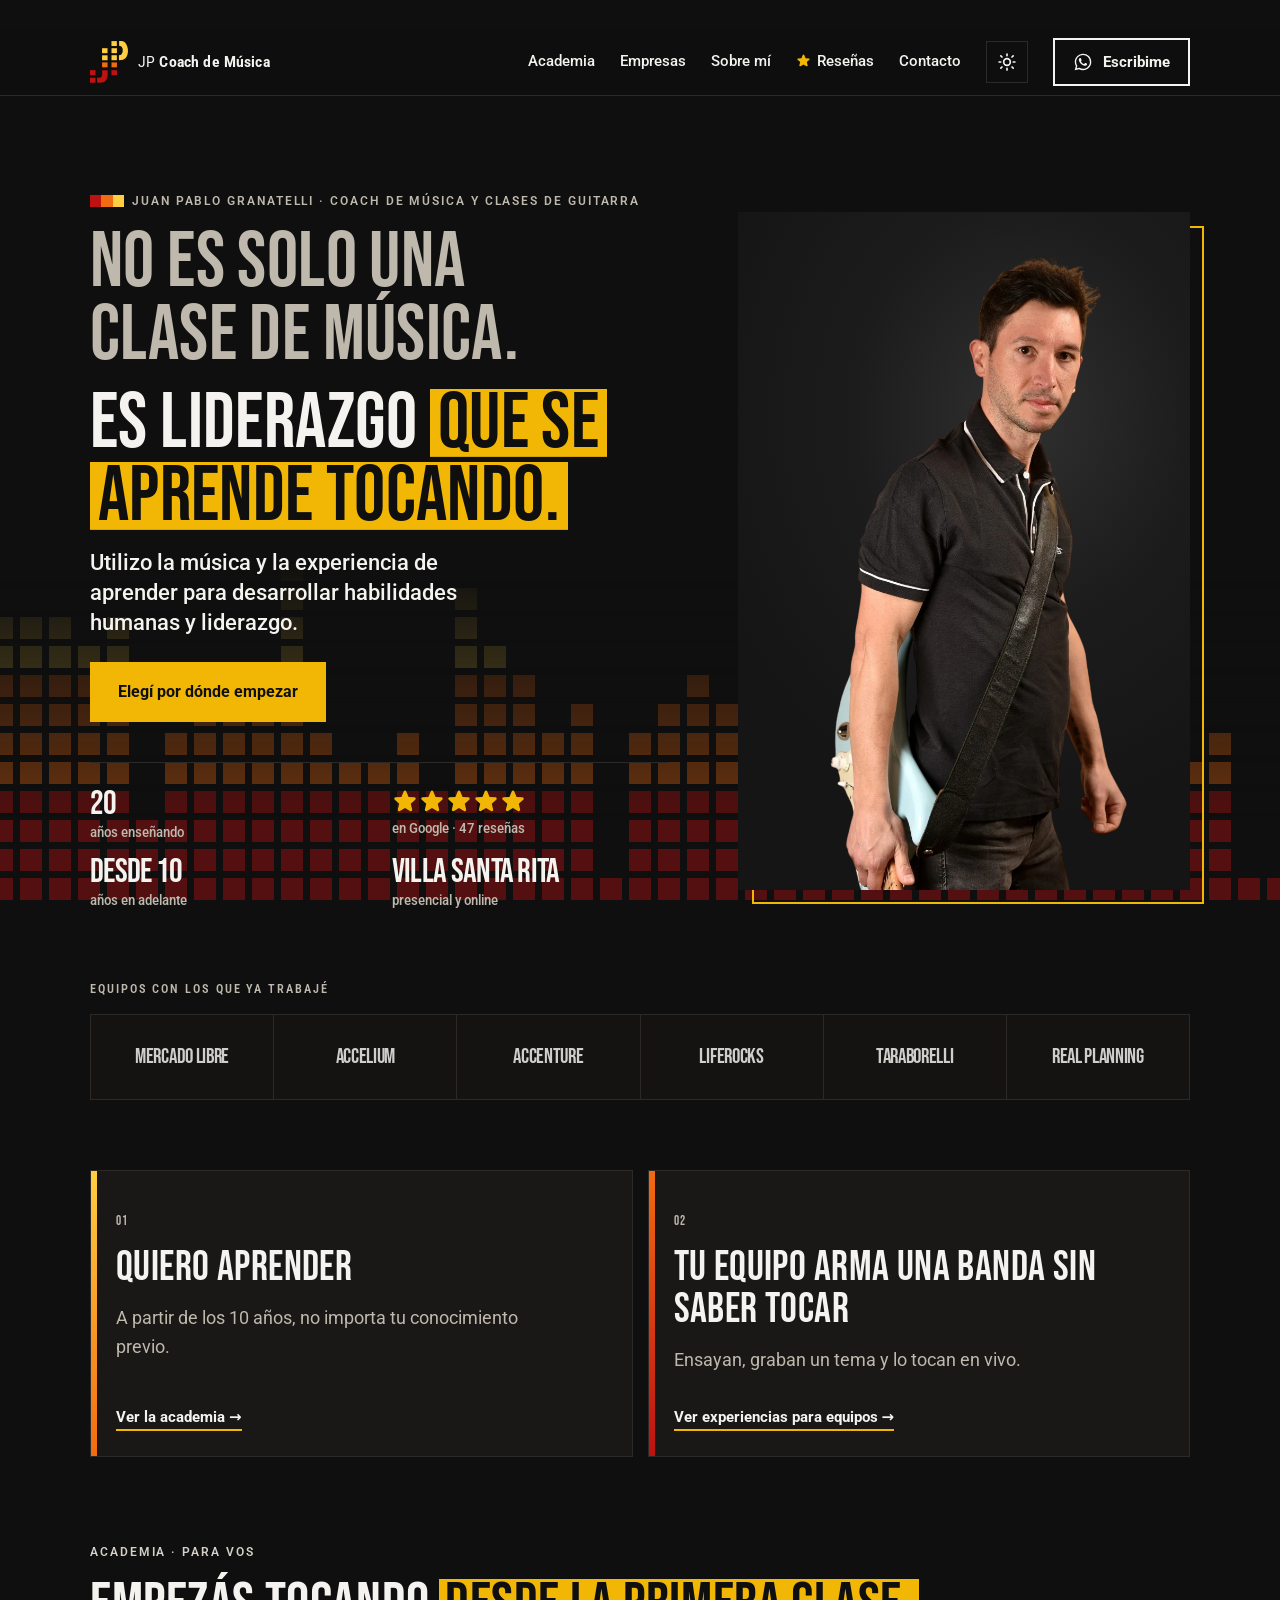
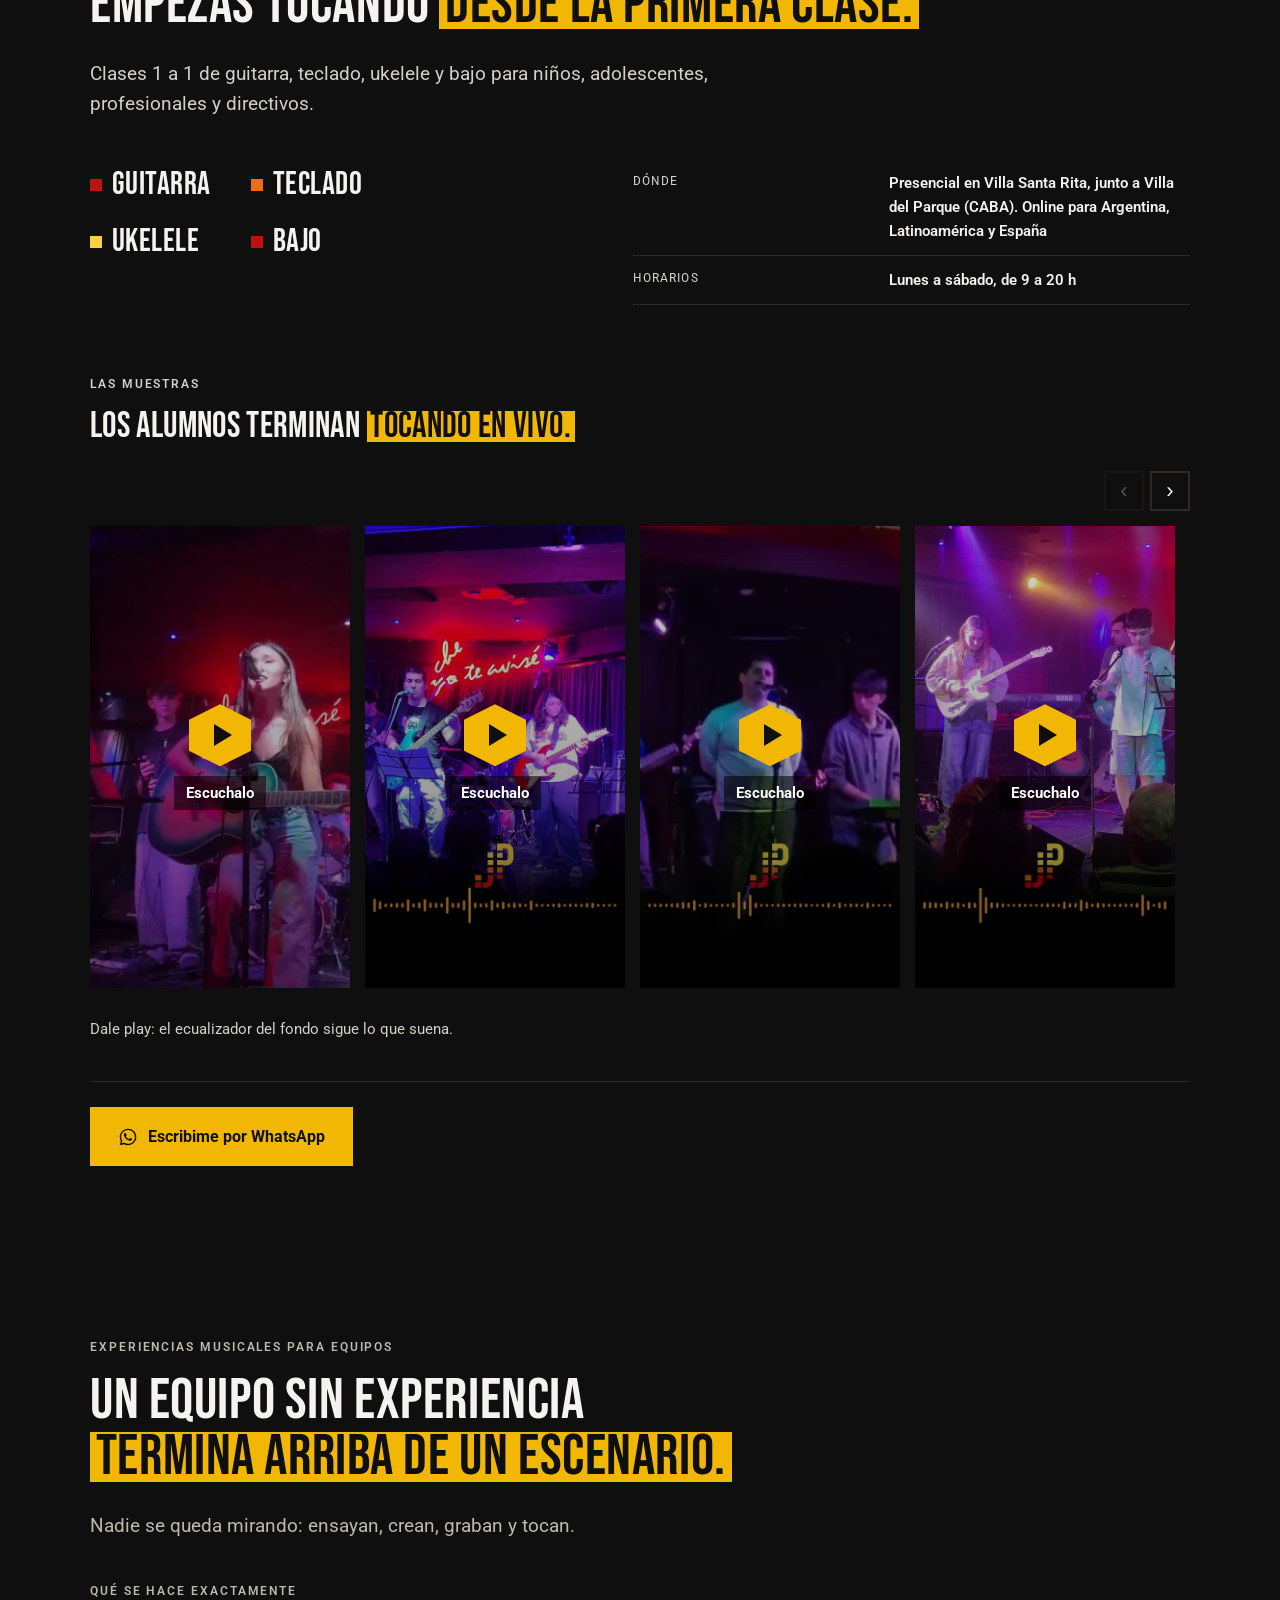
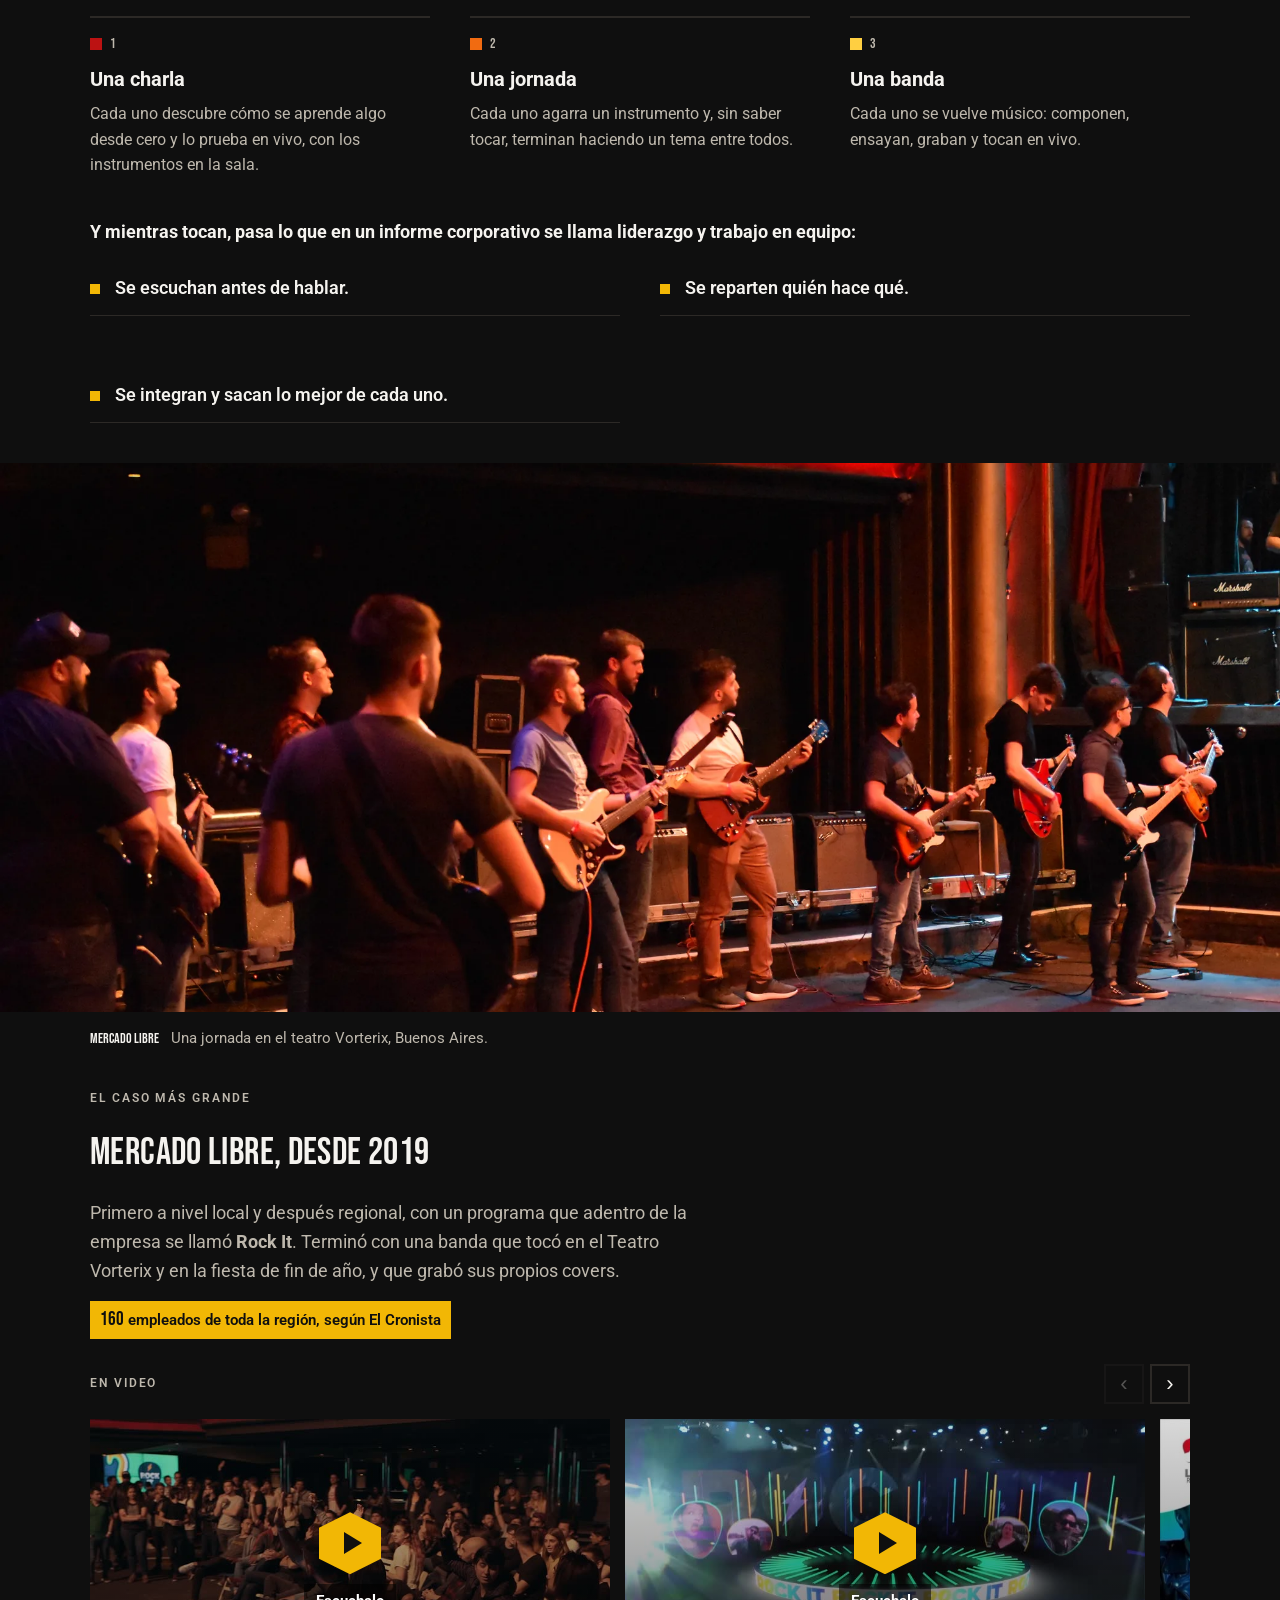
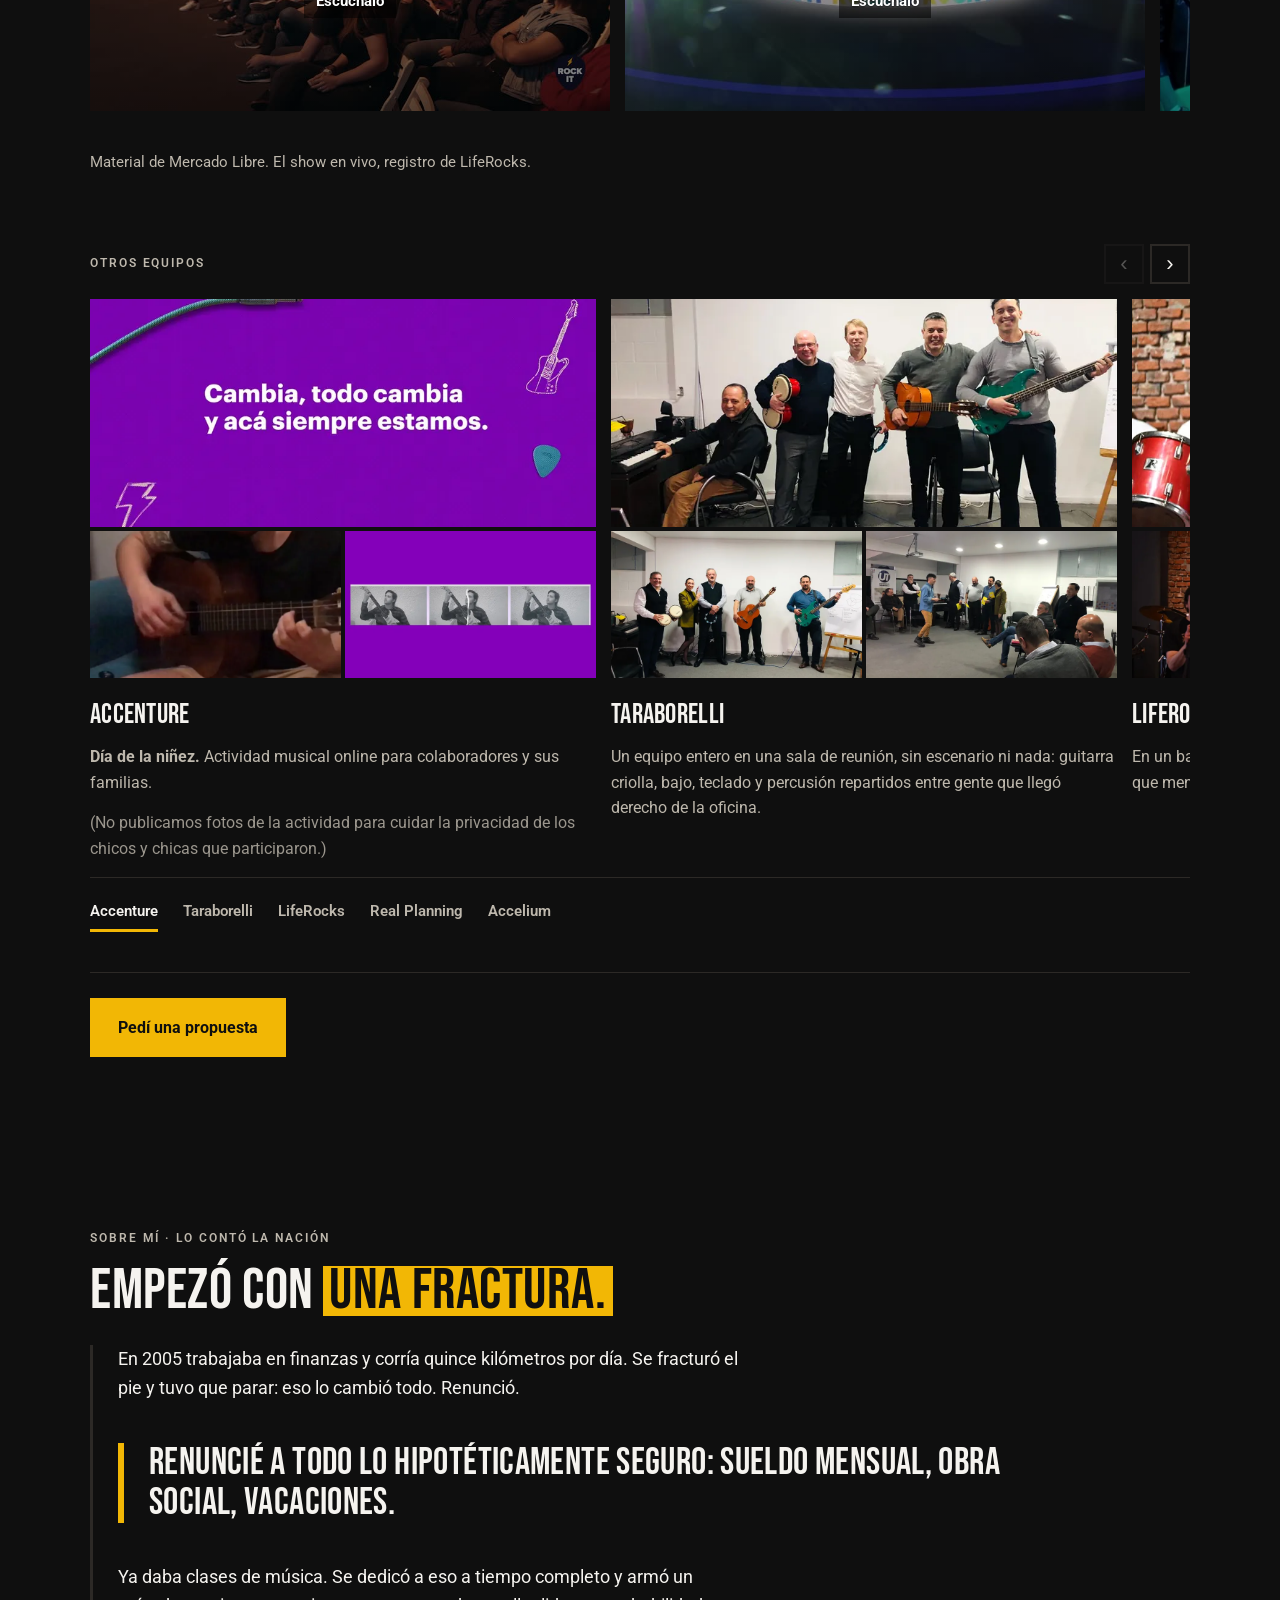
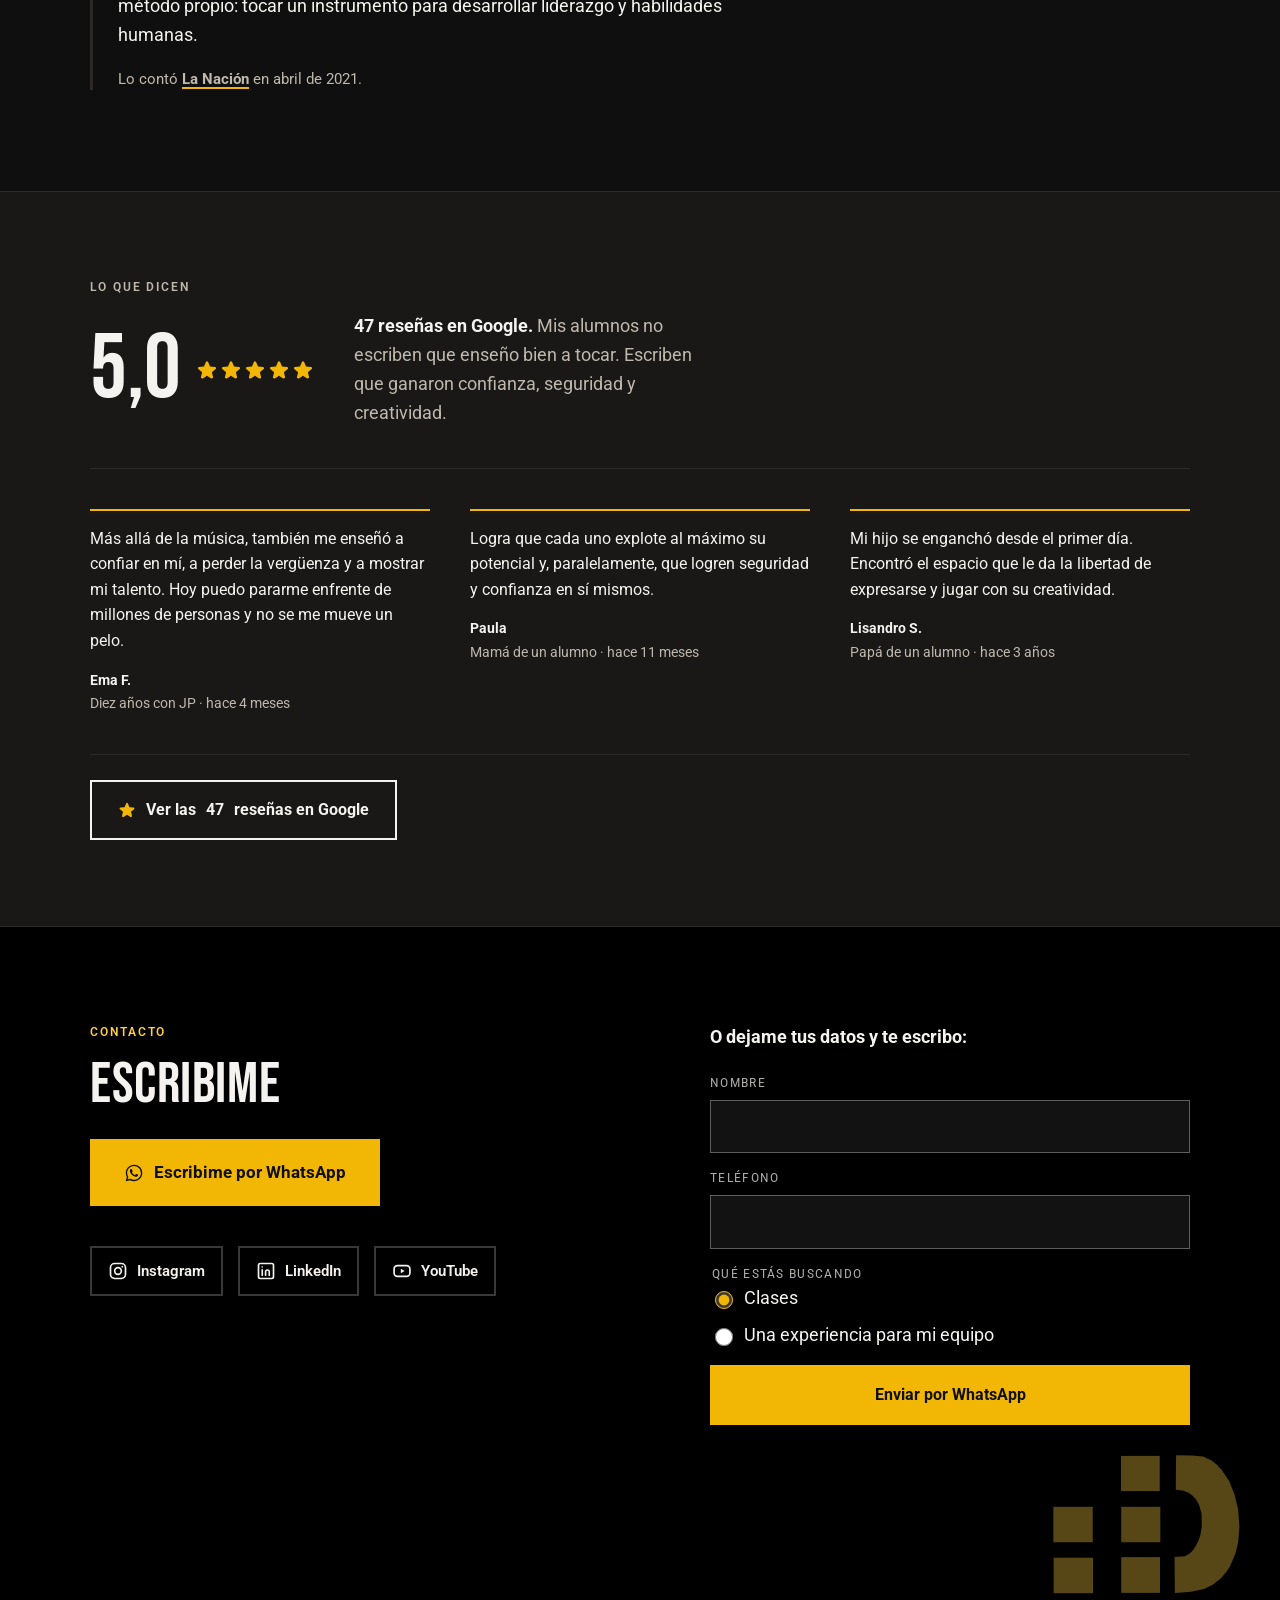
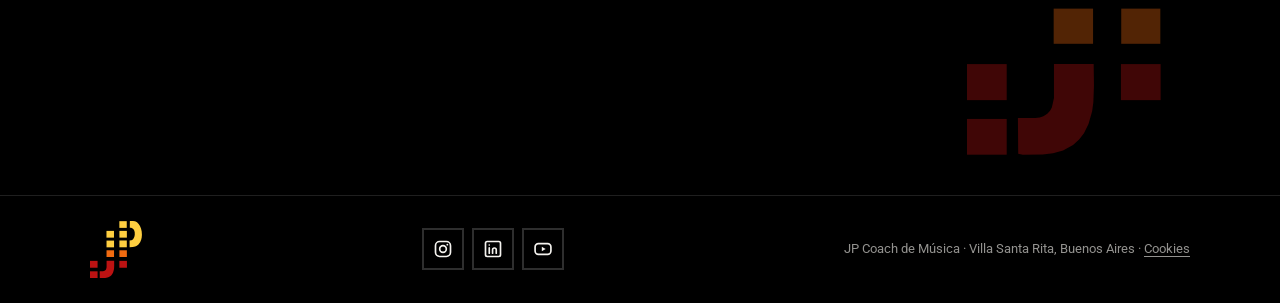
<file: index.html>
<!DOCTYPE html>
<html lang="es-AR">
<head>
<meta charset="utf-8">
<meta name="viewport" content="width=device-width, initial-scale=1">
<title>JP Coach de Música | Clases de guitarra y música en Buenos Aires</title>
<meta name="description" content="Coach de música en Buenos Aires: clases 1 a 1 de guitarra, teclado, ukelele y bajo en Villa Santa Rita y online. Empezás tocando desde la primera clase.">

<!-- La dirección oficial. El .onrender.com sirve el mismo contenido: sin esto,
     las dos compiten entre sí en el buscador. -->
<link rel="canonical" href="https://jpcoachdemusica.com/">

<!-- Cómo se ve el enlace cuando alguien lo comparte por WhatsApp o LinkedIn. -->
<meta property="og:type" content="website">
<meta property="og:url" content="https://jpcoachdemusica.com/">
<meta property="og:site_name" content="JP Coach de Música">
<meta property="og:locale" content="es_AR">
<meta property="og:title" content="JP Coach de Música — Juan Pablo Granatelli">
<meta property="og:description" content="Liderazgo que se aprende tocando. Clases 1 a 1 en Buenos Aires y online, y experiencias musicales para equipos.">
<meta property="og:image" content="https://jpcoachdemusica.com/img/compartir-2.jpg">
<meta property="og:image:width" content="1200">
<meta property="og:image:height" content="630">
<meta property="og:image:alt" content="Juan Pablo Granatelli con su guitarra, junto al nombre JP Coach de Música.">
<meta name="twitter:card" content="summary_large_image">

<link rel="icon" href="img/logo/jp-isotipo.svg" type="image/svg+xml">
<link rel="icon" href="favicon.ico" sizes="any">
<link rel="icon" href="img/favicon-64.png" type="image/png">
<link rel="apple-touch-icon" href="img/apple-touch-icon.png">
<link rel="preconnect" href="https://fonts.googleapis.com">
<link rel="preconnect" href="https://fonts.gstatic.com" crossorigin>
<link href="https://fonts.googleapis.com/css2?family=Bebas+Neue&family=Roboto:wght@400;500;700&display=swap" rel="stylesheet">
<link rel="stylesheet" href="css/estilos.css">
<!-- Estadísticas y píxel: instalados y apagados hasta completar los IDs en js/medicion.js -->
<script src="js/medicion.js" defer></script>
<!-- Ficha para el buscador: lo mismo que se lee en la página, en el formato que
     Google entiende. Sin aggregateRating: marcar acá el puntaje de reseñas que
     están en Google va contra sus normas y puede costar una penalización. -->
<script type="application/ld+json">
{
  "@context": "https://schema.org",
  "@graph": [
    {
      "@type": "LocalBusiness",
      "@id": "https://jpcoachdemusica.com/#negocio",
      "name": "JP Coach de Música",
      "alternateName": "Juan Pablo Granatelli",
      "description": "Clases de música 1 a 1 y experiencias musicales para equipos, con foco en liderazgo y habilidades humanas.",
      "url": "https://jpcoachdemusica.com/",
      "telephone": "+541150458850",
      "image": "https://jpcoachdemusica.com/img/compartir-2.jpg",
      "address": {
        "@type": "PostalAddress",
        "addressLocality": "Ciudad Autónoma de Buenos Aires",
        "addressRegion": "CABA",
        "postalCode": "C1407",
        "addressCountry": "AR"
      },
      "areaServed": [
        { "@type": "City", "name": "Buenos Aires" },
        { "@type": "Country", "name": "Argentina" },
        { "@type": "Place", "name": "Latinoamérica" },
        { "@type": "Country", "name": "España" }
      ],
      "openingHoursSpecification": [{
        "@type": "OpeningHoursSpecification",
        "dayOfWeek": ["Monday", "Tuesday", "Wednesday", "Thursday", "Friday", "Saturday"],
        "opens": "09:00",
        "closes": "20:00"
      }],
      "founder": { "@id": "https://jpcoachdemusica.com/#jp" },
      "makesOffer": [
        {
          "@type": "Offer",
          "itemOffered": {
            "@type": "Service",
            "name": "Clases 1 a 1 de guitarra, teclado, ukelele y bajo",
            "description": "Para niños, adolescentes, profesionales y directivos. Presencial en Villa Santa Rita (CABA) y online."
          }
        },
        {
          "@type": "Offer",
          "itemOffered": {
            "@type": "Service",
            "name": "Experiencias musicales para equipos",
            "description": "Una charla, una jornada o una banda: el equipo ensaya, graba y toca un tema, sin saber tocar."
          }
        }
      ],
      "sameAs": [
        "https://www.instagram.com/jpcoachdemusica",
        "https://www.linkedin.com/in/juanpablogranatelli/",
        "https://www.youtube.com/channel/UCoEwSkAOer8u7RJeR75bzcA",
        "https://maps.google.com/?cid=17898451267528406671"
      ]
    },
    {
      "@type": "Person",
      "@id": "https://jpcoachdemusica.com/#jp",
      "name": "Juan Pablo Granatelli",
      "jobTitle": "Coach de música",
      "url": "https://jpcoachdemusica.com/",
      "worksFor": { "@id": "https://jpcoachdemusica.com/#negocio" },
      "sameAs": [
        "https://www.instagram.com/jpcoachdemusica",
        "https://www.linkedin.com/in/juanpablogranatelli/"
      ]
    },
    {
      "@type": "WebSite",
      "@id": "https://jpcoachdemusica.com/#sitio",
      "url": "https://jpcoachdemusica.com/",
      "name": "JP Coach de Música",
      "inLanguage": "es-AR",
      "publisher": { "@id": "https://jpcoachdemusica.com/#negocio" }
    }
  ]
}
</script>
</head>
<body data-paleta="a">
<!-- Arranca siempre oscura (paleta A). Si en esta visita eligieron el tema claro
     (paleta B), se aplica acá, antes del primer pintado, para que no parpadee. -->
<script>try { if (sessionStorage.getItem('jp-tema') === 'claro') document.body.setAttribute('data-paleta', 'b'); } catch (e) {}</script>

<!-- El vúmetro, de fondo de toda la página.
     Es el isotipo desarmado y estirado: el mismo cuadrado, la misma rampa y el
     mismo sentido —la carga sube desde abajo, rojo → naranja → amarillo.
     Queda fijo al pie de la ventana; las secciones con fondo propio lo tapan y
     las transparentes lo dejan ver. Ese ir y venir es el ritmo de la página. -->
<!-- Foto de fondo de página. Va DEBAJO del vúmetro (z-index -1 contra 0):
     primero la foto, encima el ecualizador, y arriba de todo el contenido.
     Sólo se enciende mientras la sección Academia está en pantalla. -->
<div class="fondo-foto" aria-hidden="true" data-fondo-foto>
  <picture>
    <source type="image/webp" srcset="img/fondo-estudio-1000.webp 1000w, img/fondo-estudio-1800.webp 1800w" sizes="100vw">
    <img src="img/fondo-estudio-1800.jpg" alt="" loading="lazy" decoding="async">
  </picture>
</div>

<div class="vumetro" aria-hidden="true" data-vumetro></div>

<a class="saltar" href="#contenido">Saltar al contenido</a>

<!-- ═════════ ENCABEZADO FIJO ═════════ -->
<header class="cabecera" id="cabecera">
  <div class="contenedor cabecera__fila">
    <a class="cabecera__marca" href="#contenido" aria-label="JP Coach de Música — inicio">
      <svg class="iso iso--color cabecera__iso" viewBox="0 0 900 990" aria-hidden="true">
        <path fill="#FFCF41" class="m m--amarillo m--curva" fill-rule="evenodd" d="M690 1 743 2 779 5 807 18 828 35 828 37 839 47 865 86 883 130 895 181 899 238 895 287 886 325 868 367 858 383 839 406 811 428 782 442 740 451 686 455 685 337 719 334 735 325 745 315 756 299 766 277 770 265 775 236 774 193 766 165 756 147 743 133 730 124 711 117 689 115 690 1Z"/>
        <rect fill="#FFCF41" class="m m--amarillo" x="508" y="3" width="128" height="116" style="--col:2;--paso:4"/>
        <rect fill="#FFCF41" class="m m--amarillo" x="285" y="171" width="130" height="117" style="--col:1;--paso:2"/>
        <rect fill="#FFCF41" class="m m--amarillo" x="509" y="171" width="129" height="117" style="--col:2;--paso:3"/>
        <rect fill="#FFCF41" class="m m--amarillo" x="509" y="337" width="128" height="118" style="--col:2;--paso:2"/>
        <rect fill="#FFCF41" class="m m--amarillo" x="286" y="339" width="130" height="117" style="--col:1;--paso:1"/>
        <rect fill="#F16B11" class="m m--naranja" x="286" y="507" width="130" height="116" style="--col:1;--paso:0"/>
        <rect fill="#F16B11" class="m m--naranja" x="509" y="507" width="129" height="116" style="--col:2;--paso:1"/>
        <rect fill="#BC1212" class="m m--rojo" x="0" y="690" width="131" height="119" style="--col:0;--paso:1"/>
        <path fill="#BC1212" class="m m--rojo m--curva" fill-rule="evenodd" d="M287 690 418 690 419 761 417 816 413 846 401 888 386 918 370 939 350 957 317 975 284 984 250 988 184 989 169 986 168 868 225 868 240 866 252 862 265 854 274 844 280 833 287 802 287 690Z"/>
        <rect fill="#BC1212" class="m m--rojo" x="508" y="690" width="131" height="119" style="--col:2;--paso:0"/>
        <rect fill="#BC1212" class="m m--rojo" x="0" y="871" width="131" height="118" style="--col:0;--paso:0"/>
      </svg>
      <span class="cabecera__nombre">JP <b>Coach de Música</b></span>
    </a>
    <nav class="cabecera__nav" aria-label="Secciones">
      <a href="#academia">Academia</a>
      <a href="#empresas">Empresas</a>
      <a href="#sobre-mi">Sobre mí</a>
      <a class="cabecera__resenas" href="#lo-que-dicen">
        <svg viewBox="0 0 24 24" aria-hidden="true"><path fill-rule="evenodd" clip-rule="evenodd" d="M10.788 3.21c.448-1.077 1.976-1.077 2.424 0l2.082 5.006 5.404.433c1.164.093 1.636 1.545.749 2.305l-4.117 3.527 1.257 5.273c.271 1.136-.964 2.033-1.96 1.425L12 18.354 7.373 21.18c-.996.608-2.231-.29-1.96-1.425l1.257-5.273-4.117-3.527c-.887-.76-.415-2.212.749-2.305l5.404-.433 2.082-5.006Z"/></svg>
        Reseñas
      </a>
      <a href="#contacto">Contacto</a>
    </nav>
    <button type="button" class="cabecera__tema" id="cambiar-tema" aria-label="Cambiar a tema claro" title="Cambiar a tema claro">
      <svg class="ico-sol" viewBox="0 0 24 24" aria-hidden="true"><circle cx="12" cy="12" r="4"/><path d="M12 2.5v2M12 19.5v2M4.6 4.6 6 6M18 18l1.4 1.4M2.5 12h2M19.5 12h2M4.6 19.4 6 18M18 6l1.4-1.4"/></svg>
      <svg class="ico-luna" viewBox="0 0 24 24" aria-hidden="true"><path d="M20 14.2A8 8 0 0 1 9.8 4a8 8 0 1 0 10.2 10.2Z"/></svg>
    </button>
    <a class="boton boton--wa cabecera__cta" href="https://wa.me/5491150458850?text=Hola%20Juan%20Pablo!%20Te%20escribo%20desde%20tu%20p%C3%A1gina." target="_blank" rel="noopener">
      <svg class="ico-wa" viewBox="0 0 24 24" aria-hidden="true"><path d="M12.04 2C6.58 2 2.13 6.45 2.13 11.91c0 1.75.46 3.45 1.32 4.95L2 22l5.25-1.38a9.9 9.9 0 0 0 4.79 1.22h.01c5.46 0 9.9-4.45 9.9-9.91 0-2.65-1.03-5.14-2.9-7.01A9.82 9.82 0 0 0 12.04 2Zm0 18.15h-.01a8.2 8.2 0 0 1-4.19-1.15l-.3-.18-3.12.82.83-3.04-.2-.31a8.18 8.18 0 0 1-1.26-4.38c0-4.54 3.7-8.23 8.25-8.23a8.2 8.2 0 0 1 8.23 8.24c0 4.54-3.7 8.23-8.23 8.23Zm4.52-6.16c-.25-.12-1.47-.72-1.69-.81-.23-.08-.39-.12-.56.13-.16.24-.64.8-.79.97-.14.16-.29.18-.54.06-.25-.13-1.05-.39-1.99-1.23-.74-.66-1.24-1.47-1.38-1.72-.15-.25-.02-.38.11-.5.11-.11.25-.29.37-.44.13-.15.17-.25.25-.42.08-.16.04-.31-.02-.43-.06-.12-.56-1.35-.77-1.84-.2-.49-.4-.42-.56-.43h-.47c-.16 0-.43.06-.65.31-.22.25-.85.83-.85 2.03s.87 2.35.99 2.51c.12.16 1.71 2.61 4.14 3.66.58.25 1.03.4 1.38.51.58.19 1.11.16 1.53.1.47-.07 1.47-.6 1.68-1.18.21-.58.21-1.07.14-1.18-.06-.11-.22-.17-.47-.29Z"/></svg>
      Escribime
    </a>
    <button class="cabecera__menu" id="abrir-menu" aria-expanded="false" aria-controls="cabecera-nav-movil" aria-label="Abrir menú">
      <span></span><span></span><span></span>
    </button>
  </div>
  <nav class="cabecera__movil" id="cabecera-nav-movil" hidden aria-label="Secciones">
    <a href="#academia">Academia</a>
    <a href="#empresas">Empresas</a>
    <a href="#sobre-mi">Sobre mí</a>
    <a href="#lo-que-dicen">Lo que dicen</a>
    <a href="#contacto">Contacto</a>
  </nav>
</header>

<main id="contenido">

<!-- ═════════ 1 · ENCABEZADO ═════════ -->
<section class="hero" aria-labelledby="hero-titulo">
  <div class="contenedor hero__grilla">

    <div class="hero__texto">
      <p class="rotulo rotulo--rampa">Juan Pablo Granatelli · Coach de música y clases de guitarra</p>

      <!-- Negación y remate: la primera línea saca de la cabeza «profe de
           guitarra», la segunda dice qué es. El resalte va en el remate,
           que es donde está el gancho, y no en la negación. -->
      <h1 class="hero__h1" id="hero-titulo">
        <span class="hero__niega">No es solo una clase de música.</span>
        Es liderazgo
        <span class="resalte">que se aprende tocando.</span>
      </h1>

      <!-- Su frase, textual del brief. Baja de titular a bajada para que lo
           primero que se lea sean cuatro palabras y no quince, pero no se pierde. -->
      <p class="hero__frase">
        Utilizo la música y la experiencia de aprender para desarrollar
        habilidades humanas y liderazgo.
      </p>

      <div class="hero__acciones">
        <a class="boton boton--lleno" href="#puertas">Elegí por dónde empezar</a>
      </div>

      <ul class="datos-duros">
        <li><b data-contar="20">20</b><span>años enseñando</span></li>
        <li>
          <span class="estrellas estrellas--dato" role="img" aria-label="5,0 de 5 estrellas en Google" data-estrellas><svg viewBox="0 0 24 24" aria-hidden="true"><path fill-rule="evenodd" clip-rule="evenodd" d="M10.788 3.21c.448-1.077 1.976-1.077 2.424 0l2.082 5.006 5.404.433c1.164.093 1.636 1.545.749 2.305l-4.117 3.527 1.257 5.273c.271 1.136-.964 2.033-1.96 1.425L12 18.354 7.373 21.18c-.996.608-2.231-.29-1.96-1.425l1.257-5.273-4.117-3.527c-.887-.76-.415-2.212.749-2.305l5.404-.433 2.082-5.006Z"/></svg><svg viewBox="0 0 24 24" aria-hidden="true"><path fill-rule="evenodd" clip-rule="evenodd" d="M10.788 3.21c.448-1.077 1.976-1.077 2.424 0l2.082 5.006 5.404.433c1.164.093 1.636 1.545.749 2.305l-4.117 3.527 1.257 5.273c.271 1.136-.964 2.033-1.96 1.425L12 18.354 7.373 21.18c-.996.608-2.231-.29-1.96-1.425l1.257-5.273-4.117-3.527c-.887-.76-.415-2.212.749-2.305l5.404-.433 2.082-5.006Z"/></svg><svg viewBox="0 0 24 24" aria-hidden="true"><path fill-rule="evenodd" clip-rule="evenodd" d="M10.788 3.21c.448-1.077 1.976-1.077 2.424 0l2.082 5.006 5.404.433c1.164.093 1.636 1.545.749 2.305l-4.117 3.527 1.257 5.273c.271 1.136-.964 2.033-1.96 1.425L12 18.354 7.373 21.18c-.996.608-2.231-.29-1.96-1.425l1.257-5.273-4.117-3.527c-.887-.76-.415-2.212.749-2.305l5.404-.433 2.082-5.006Z"/></svg><svg viewBox="0 0 24 24" aria-hidden="true"><path fill-rule="evenodd" clip-rule="evenodd" d="M10.788 3.21c.448-1.077 1.976-1.077 2.424 0l2.082 5.006 5.404.433c1.164.093 1.636 1.545.749 2.305l-4.117 3.527 1.257 5.273c.271 1.136-.964 2.033-1.96 1.425L12 18.354 7.373 21.18c-.996.608-2.231-.29-1.96-1.425l1.257-5.273-4.117-3.527c-.887-.76-.415-2.212.749-2.305l5.404-.433 2.082-5.006Z"/></svg><svg viewBox="0 0 24 24" aria-hidden="true"><path fill-rule="evenodd" clip-rule="evenodd" d="M10.788 3.21c.448-1.077 1.976-1.077 2.424 0l2.082 5.006 5.404.433c1.164.093 1.636 1.545.749 2.305l-4.117 3.527 1.257 5.273c.271 1.136-.964 2.033-1.96 1.425L12 18.354 7.373 21.18c-.996.608-2.231-.29-1.96-1.425l1.257-5.273-4.117-3.527c-.887-.76-.415-2.212.749-2.305l5.404-.433 2.082-5.006Z"/></svg></span>
          <span>en Google · <span data-resenas>47</span> reseñas</span>
        </li>
        <li><b>Desde 10</b><span>años en adelante</span></li>
        <li><b>Villa Santa Rita</b><span>presencial y online</span></li>
      </ul>
    </div>

    <figure class="hero__foto">
      <picture>
        <source type="image/webp" srcset="img/jp-hero-recorte.webp 853w" sizes="(max-width:900px) 100vw, 46vw">
        <img src="img/jp-hero-1400.jpg" width="1400" height="2100" alt="Juan Pablo Granatelli, coach de música, de pie con una guitarra eléctrica, mirando a cámara." fetchpriority="high" decoding="async">
      </picture>
      <span class="hero__marco" aria-hidden="true"></span>
    </figure>

  </div>

</section>

<!-- franja de clientes -->
<section class="clientes" aria-label="Empresas que ya hicieron la experiencia">
  <div class="contenedor">
    <p class="clientes__rotulo">Equipos con los que ya trabajé</p>
    <ul class="clientes__fila">
      <li class="marca-cliente">Mercado&nbsp;Libre</li>
      <li class="marca-cliente">Accelium</li>
      <li class="marca-cliente">Accenture</li>
      <li class="marca-cliente">LifeRocks</li>
      <li class="marca-cliente">Taraborelli</li>
      <li class="marca-cliente">Real&nbsp;Planning</li>
    </ul>
  </div>
</section>

<!-- ═════════ 2 · LAS DOS PUERTAS ═════════ -->
<section class="puertas" id="puertas" aria-labelledby="puertas-titulo">
  <div class="contenedor">
    <h2 class="oculto-visual" id="puertas-titulo">Elegí por dónde empezar</h2>
    <div class="puertas__grilla">

      <a class="puerta puerta--b2c" href="#academia">
        <span class="puerta__num" aria-hidden="true">01</span>
        <h3 class="puerta__titulo">Quiero aprender</h3>
        <p class="puerta__bajada">A partir de los 10 años, no importa tu conocimiento previo.</p>
        <span class="puerta__cta">Ver la academia <span aria-hidden="true">→</span></span>
      </a>

      <a class="puerta puerta--b2b" href="#empresas">
        <span class="puerta__num" aria-hidden="true">02</span>
        <h3 class="puerta__titulo">Tu equipo arma una banda sin saber tocar</h3>
        <p class="puerta__bajada">Ensayan, graban un tema y lo tocan en vivo.</p>
        <span class="puerta__cta">Ver experiencias para equipos <span aria-hidden="true">→</span></span>
      </a>

    </div>
  </div>
</section>

<!-- ═════════ 3 · ACADEMIA (B2C) ═════════ -->
<section class="seccion seccion--calida" id="academia" aria-labelledby="academia-titulo">
  <div class="contenedor">

    <p class="rotulo">Academia · Para vos</p>
    <h2 class="titulo" id="academia-titulo">Empezás tocando <span class="resalte">desde la primera clase.</span></h2>
    <p class="entrada">
      Clases 1 a 1 de guitarra, teclado, ukelele y bajo para niños, adolescentes, profesionales y directivos.
    </p>

    <div class="academia__grilla">

      <ul class="instrumentos">
        <li><span class="bloque bloque--rojo" aria-hidden="true"></span>Guitarra</li>
        <li><span class="bloque bloque--naranja" aria-hidden="true"></span>Teclado</li>
        <li><span class="bloque bloque--amarillo" aria-hidden="true"></span>Ukelele</li>
        <li><span class="bloque bloque--rojo" aria-hidden="true"></span>Bajo</li>
      </ul>

<dl class="ficha">
        <div><dt>Dónde</dt><dd>Presencial en Villa Santa Rita, junto a Villa del Parque (CABA). Online para Argentina, Latinoamérica y España</dd></div>
        <div><dt>Horarios</dt><dd>Lunes a sábado, de 9 a 20 h</dd></div>
      </dl>

    </div>

    <!-- Las muestras: los alumnos terminan tocando arriba de un escenario de verdad.
         Van en video y no en foto: es una página de música, tiene que sonar.
         Mientras suena, el vúmetro del fondo deja de animarse solo y sigue la música. -->
    <div class="muestras">
      <p class="rotulo">Las muestras</p>
      <h3 class="muestras__titulo">Los alumnos terminan <span class="resalte">tocando en vivo.</span></h3>

      <div class="carrusel" data-carrusel>
        <div class="carrusel__flechas">
          <button type="button" class="casos__flecha" data-mover="-1" aria-label="Anterior">‹</button>
          <button type="button" class="casos__flecha" data-mover="1" aria-label="Siguiente">›</button>
        </div>
        <ul class="carrusel__pista" data-pista tabindex="0" aria-label="Muestras de alumnos, deslizable">
        <li>
          <figure class="video-muestra" data-video>
            <video poster="img/video/muestra-solista-poster.jpg" preload="none" playsinline
                   aria-label="Una alumna cantando y tocando la guitarra al frente de la banda.">
              <source src="img/video/muestra-solista.mp4" type="video/mp4">
            </video>
            <button type="button" class="video-muestra__play" data-reproducir>
              <span class="video-muestra__triangulo" aria-hidden="true"></span>
              <span class="video-muestra__rotulo">Escuchalo</span>
            </button>
          </figure>
        </li>
        <li>
          <figure class="video-muestra" data-video>
            <video poster="img/video/muestra-banda-poster.jpg" preload="none" playsinline
                   aria-label="La banda de alumnos tocando en vivo, con el público adelante.">
              <source src="img/video/muestra-banda.mp4" type="video/mp4">
            </video>
            <button type="button" class="video-muestra__play" data-reproducir>
              <span class="video-muestra__triangulo" aria-hidden="true"></span>
              <span class="video-muestra__rotulo">Escuchalo</span>
            </button>
          </figure>
        </li>
        <li>
          <figure class="video-muestra" data-video>
            <video poster="img/video/muestra-voz-poster.jpg" preload="none" playsinline
                   aria-label="Un alumno cantando en el escenario, con la banda detrás.">
              <source src="img/video/muestra-voz.mp4" type="video/mp4">
            </video>
            <button type="button" class="video-muestra__play" data-reproducir>
              <span class="video-muestra__triangulo" aria-hidden="true"></span>
              <span class="video-muestra__rotulo">Escuchalo</span>
            </button>
          </figure>
        </li>
        <li>
          <figure class="video-muestra" data-video>
            <video poster="img/video/muestra-bajo-poster.jpg" preload="none" playsinline
                   aria-label="Un resumen de la muestra en vivo, con varias bandas de alumnos tocando.">
              <source src="img/video/muestra-bajo.mp4" type="video/mp4">
            </video>
            <button type="button" class="video-muestra__play" data-reproducir>
              <span class="video-muestra__triangulo" aria-hidden="true"></span>
              <span class="video-muestra__rotulo">Escuchalo</span>
            </button>
          </figure>
        </li>
        <li>
          <figure class="video-muestra" data-video>
            <video poster="img/video/muestra-concierto-poster.jpg" preload="none" playsinline
                   aria-label="El concierto final de la muestra, con la sala llena.">
              <source src="img/video/muestra-concierto.mp4" type="video/mp4">
            </video>
            <button type="button" class="video-muestra__play" data-reproducir>
              <span class="video-muestra__triangulo" aria-hidden="true"></span>
              <span class="video-muestra__rotulo">Escuchalo</span>
            </button>
          </figure>
        </li>
        </ul>
      </div>

      <p class="muestras__pie">
        Dale play: el ecualizador del fondo sigue lo que suena.
      </p>
    </div>

    <div class="cierre-seccion">
      <a class="boton boton--wa boton--lleno" href="https://wa.me/5491150458850?text=Hola%20Juan%20Pablo!%20Te%20escribo%20desde%20tu%20p%C3%A1gina%2C%20quer%C3%ADa%20consultarte%20por%20las%20clases." target="_blank" rel="noopener">
        <svg class="ico-wa" viewBox="0 0 24 24" aria-hidden="true"><path d="M12.04 2C6.58 2 2.13 6.45 2.13 11.91c0 1.75.46 3.45 1.32 4.95L2 22l5.25-1.38a9.9 9.9 0 0 0 4.79 1.22h.01c5.46 0 9.9-4.45 9.9-9.91 0-2.65-1.03-5.14-2.9-7.01A9.82 9.82 0 0 0 12.04 2Zm0 18.15h-.01a8.2 8.2 0 0 1-4.19-1.15l-.3-.18-3.12.82.83-3.04-.2-.31a8.18 8.18 0 0 1-1.26-4.38c0-4.54 3.7-8.23 8.25-8.23a8.2 8.2 0 0 1 8.23 8.24c0 4.54-3.7 8.23-8.23 8.23Zm4.52-6.16c-.25-.12-1.47-.72-1.69-.81-.23-.08-.39-.12-.56.13-.16.24-.64.8-.79.97-.14.16-.29.18-.54.06-.25-.13-1.05-.39-1.99-1.23-.74-.66-1.24-1.47-1.38-1.72-.15-.25-.02-.38.11-.5.11-.11.25-.29.37-.44.13-.15.17-.25.25-.42.08-.16.04-.31-.02-.43-.06-.12-.56-1.35-.77-1.84-.2-.49-.4-.42-.56-.43h-.47c-.16 0-.43.06-.65.31-.22.25-.85.83-.85 2.03s.87 2.35.99 2.51c.12.16 1.71 2.61 4.14 3.66.58.25 1.03.4 1.38.51.58.19 1.11.16 1.53.1.47-.07 1.47-.6 1.68-1.18.21-.58.21-1.07.14-1.18-.06-.11-.22-.17-.47-.29Z"/></svg>
        Escribime por WhatsApp
      </a>
    </div>

  </div>
</section>

<!-- ═════════ 4 · EMPRESAS (B2B) ═════════ -->
<section class="seccion seccion--sobria" id="empresas" aria-labelledby="empresas-titulo">
  <div class="contenedor">
    <p class="rotulo">Experiencias musicales para equipos</p>
    <h2 class="titulo" id="empresas-titulo">Un equipo sin experiencia <span class="resalte">termina arriba de un escenario.</span></h2>
    <p class="entrada">
      Nadie se queda mirando: ensayan, crean, graban y tocan.
    </p>

    <!-- Primero qué se contrata y después la prueba: el de Recursos Humanos tiene
         que entender el formato antes de ver fotos. Traducido para alguien que no
         sabe nada de música. -->
    <div class="formatos">
      <p class="rotulo">Qué se hace exactamente</p>
      <ol class="formatos__lista">
        <li class="formato">
          <span class="formato__num" aria-hidden="true"><span class="bloque bloque--rojo"></span>1</span>
          <h4>Una charla</h4>
          <p>Cada uno descubre cómo se aprende algo desde cero y lo prueba en vivo, con los instrumentos en la sala.</p>
        </li>
        <li class="formato">
          <span class="formato__num" aria-hidden="true"><span class="bloque bloque--naranja"></span>2</span>
          <h4>Una jornada</h4>
          <p>Cada uno agarra un instrumento y, sin saber tocar, terminan haciendo un tema entre todos.</p>
        </li>
        <li class="formato">
          <span class="formato__num" aria-hidden="true"><span class="bloque bloque--amarillo"></span>3</span>
          <h4>Una banda</h4>
          <p>Cada uno se vuelve músico: componen, ensayan, graban y tocan en vivo.</p>
        </li>
      </ol>

      <div class="formatos__cierre">
        <p class="formatos__mientras">Y mientras tocan, pasa lo que en un informe corporativo se llama liderazgo y trabajo en equipo:</p>
        <ul class="temas__lista">
          <li>Se escuchan antes de hablar.</li>
          <li>Se reparten quién hace qué.</li>
          <li>Sostienen el tiempo del otro.</li>
          <li>Aprenden sin buscar la perfección.</li>
          <li>Se integran y sacan lo mejor de cada uno.</li>
        </ul>
      </div>
    </div>
  </div>

  <!-- la prueba: la foto se muestra como evidencia documentada, no como afiche -->
  <figure class="evidencia">
    <picture>
      <source type="image/webp" srcset="img/meli-guitarras-1000.webp 1000w, img/meli-guitarras-2000.webp 2000w" sizes="100vw">
      <img src="img/meli-guitarras-2000.jpg" width="2000" height="1333" alt="Doce personas de pie en el escenario del teatro Vorterix, cada una con una guitarra eléctrica, bajo luces rojas." loading="lazy" decoding="async">
    </picture>
    <figcaption class="evidencia__pie">
      <span class="evidencia__marca">Mercado Libre</span>
      Una jornada en el teatro Vorterix, Buenos Aires.
    </figcaption>
  </figure>

  <div class="contenedor">

    <!-- Mercado Libre, contado una sola vez: antes estaba en la tarjeta, en tres
         etapas, en la cita de El Cronista y en los formatos. -->
    <div class="caso">
      <p class="rotulo">El caso más grande</p>
      <h3 class="caso__titulo">Mercado Libre, desde 2019</h3>
      <p class="caso__texto">
        Primero a nivel local y después regional, con un programa que adentro de la
        empresa se llamó <b>Rock It</b>. Terminó con una banda que tocó en el Teatro
        Vorterix y en la fiesta de fin de año, y que grabó sus propios covers.
      </p>
      <p class="caso-tarjeta__dato"><b>160</b> empleados de toda la región, según El Cronista</p>

      <div class="carrusel carrusel--empresas" data-carrusel>
        <div class="carrusel__cabecera">
          <p class="rotulo">En video</p>
          <div class="carrusel__flechas">
            <button type="button" class="casos__flecha" data-mover="-1" aria-label="Anterior">‹</button>
            <button type="button" class="casos__flecha" data-mover="1" aria-label="Siguiente">›</button>
          </div>
        </div>
        <ul class="carrusel__pista" data-pista tabindex="0" aria-label="Videos de Mercado Libre, deslizable">
        <li>
          <figure class="video-muestra video-muestra--ancho" data-video>
            <video poster="img/video/meli-vorterix-poster.jpg" preload="none" playsinline
                   aria-label="La banda de empleados de Mercado Libre tocando en el escenario del teatro Vorterix.">
              <source src="img/video/meli-vorterix.mp4" type="video/mp4">
            </video>
            <button type="button" class="video-muestra__play" data-reproducir>
              <span class="video-muestra__triangulo" aria-hidden="true"></span>
              <span class="video-muestra__rotulo">Escuchalo</span>
            </button>
          </figure>
        </li>
        <li>
          <figure class="video-muestra video-muestra--ancho" data-video>
            <video poster="img/video/meli-rockit-poster.jpg" preload="none" playsinline
                   aria-label="La pieza del programa Rock It de Mercado Libre.">
              <source src="img/video/meli-rockit.mp4" type="video/mp4">
            </video>
            <button type="button" class="video-muestra__play" data-reproducir>
              <span class="video-muestra__triangulo" aria-hidden="true"></span>
              <span class="video-muestra__rotulo">Escuchalo</span>
            </button>
          </figure>
        </li>
        <li>
          <!-- JP pidió mover este video acá el 1-oct-2026: en la tarjeta de LifeRocks
               no pegaba con el texto, que habla del bar. El archivo conserva el nombre
               con el que vino del material. Ojo: el video lleva quemado el logo
               «LIFE ROCKS» y el crédito del pie dice «Material de Mercado Libre». -->
          <figure class="video-muestra video-muestra--ancho" data-video>
            <video poster="img/video/liferocks-01-poster.jpg" preload="none" playsinline
                   aria-label="El show: primero la banda en vivo con el público en la sala, después el escenario virtual del programa.">
              <source src="img/video/liferocks-01.mp4" type="video/mp4">
            </video>
            <button type="button" class="video-muestra__play" data-reproducir>
              <span class="video-muestra__triangulo" aria-hidden="true"></span>
              <span class="video-muestra__rotulo">Escuchalo</span>
            </button>
          </figure>
        </li>
        </ul>
        <p class="casos__aviso">Material de Mercado Libre. El show en vivo, registro de LifeRocks.</p>
      </div>
    </div>

    <!-- Carrusel de casos. Los nombres de los equipos hacen de navegación en
         escritorio; en celular se desliza con el dedo. -->
    <div class="casos" data-casos>
      <div class="casos__cabecera">
        <p class="rotulo">Otros equipos</p>
        <div class="casos__flechas">
          <button type="button" class="casos__flecha" data-mover="-1" aria-label="Caso anterior">‹</button>
          <button type="button" class="casos__flecha" data-mover="1" aria-label="Caso siguiente">›</button>
        </div>
      </div>

      <ul class="casos__pista" data-pista tabindex="0" aria-label="Casos, deslizable">
        <li class="caso-tarjeta" id="caso-accenture" data-nombre="Accenture">
          <!-- El video de esta actividad no se publica: se ven decenas de menores
               identificables en sus casas y no hay permiso escrito de las familias
               ni de la empresa. En su lugar van tres cuadros del propio video donde
               no aparece nadie reconocible, y la tarjeta lo aclara. Si algun dia
               llega el permiso por escrito, el video vuelve aca. -->
          <figure class="caso-tarjeta__fotos">
            <picture class="caso-tarjeta__principal">
              <source type="image/webp" srcset="img/caso-accenture-1-700.webp 700w, img/caso-accenture-1-1200.webp 1200w" sizes="(max-width:760px) 88vw, 46vw">
              <img src="img/caso-accenture-1-1200.jpg" width="1200" height="673" alt="El cierre de la pieza: sobre violeta, un cable, una guitarra, una púa y la frase «Cambia, todo cambia y acá siempre estamos»." loading="lazy" decoding="async">
            </picture>
            <picture class="caso-tarjeta__chica">
              <source type="image/webp" srcset="img/caso-accenture-2-700.webp">
              <img src="img/caso-accenture-2-1200.jpg" width="700" height="467" alt="Las manos de alguien tocando una guitarra criolla en su casa, durante la actividad online." loading="lazy" decoding="async">
            </picture>
            <picture class="caso-tarjeta__chica">
              <source type="image/webp" srcset="img/caso-accenture-3-700.webp">
              <img src="img/caso-accenture-3-1200.jpg" width="700" height="467" alt="Tres ventanas de videollamada con alguien tocando la guitarra desde su casa." loading="lazy" decoding="async">
            </picture>
          </figure>
          <div class="caso-tarjeta__texto">
            <h4>Accenture</h4>
            <p><b>Día de la niñez.</b> Actividad musical online para colaboradores y sus familias.</p>
            <p class="caso-tarjeta__nota">(No publicamos fotos de la actividad para cuidar la privacidad de los chicos y chicas que participaron.)</p>
          </div>
        </li>
        <li class="caso-tarjeta" id="caso-taraborelli" data-nombre="Taraborelli">
          <figure class="caso-tarjeta__fotos">
            <picture class="caso-tarjeta__principal">
              <source type="image/webp" srcset="img/caso-taraborelli-1-700.webp 700w, img/caso-taraborelli-1-1200.webp 1200w" sizes="(max-width:760px) 88vw, 46vw">
              <img src="img/caso-taraborelli-1-1200.jpg" width="1200" height="900" alt="Cinco personas de oficina en una sala de reunión, con guitarra criolla, bajo, pandereta y teclado." loading="lazy" decoding="async">
            </picture>
            <picture class="caso-tarjeta__chica">
              <source type="image/webp" srcset="img/caso-taraborelli-2-700.webp">
              <img src="img/caso-taraborelli-2-1200.jpg" width="700" height="525" alt="Un grupo posando con instrumentos en la mano." loading="lazy" decoding="async">
            </picture>
            <picture class="caso-tarjeta__chica">
              <source type="image/webp" srcset="img/caso-taraborelli-3-700.webp">
              <img src="img/caso-taraborelli-3-1200.jpg" width="700" height="525" alt="La actividad en curso, con gente sentada alrededor." loading="lazy" decoding="async">
            </picture>
          </figure>
          <div class="caso-tarjeta__texto">
            <h4>Taraborelli</h4>
            <p>Un equipo entero en una sala de reunión, sin escenario ni nada: guitarra criolla, bajo, teclado y percusión repartidos entre gente que llegó derecho de la oficina.</p>
          </div>
        </li>
        <li class="caso-tarjeta" id="caso-liferocks" data-nombre="LifeRocks">
          <figure class="caso-tarjeta__fotos">
            <picture class="caso-tarjeta__principal">
              <source type="image/webp" srcset="img/caso-liferocks-1-700.webp 700w, img/caso-liferocks-1-1200.webp 1200w" sizes="(max-width:760px) 88vw, 46vw">
              <img src="img/caso-liferocks-1-1200.jpg" width="1200" height="800" alt="Personas tocando guitarra y batería en un bar de paredes de ladrillo." loading="lazy" decoding="async">
            </picture>
            <picture class="caso-tarjeta__chica">
              <source type="image/webp" srcset="img/caso-liferocks-2-700.webp">
              <img src="img/caso-liferocks-2-1200.jpg" width="700" height="467" alt="Alguien cantando al micrófono junto a un guitarrista." loading="lazy" decoding="async">
            </picture>
            <picture class="caso-tarjeta__chica">
              <source type="image/webp" srcset="img/caso-liferocks-3-700.webp">
              <img src="img/caso-liferocks-3-1200.jpg" width="700" height="467" alt="La banda completa ensayando en el salón." loading="lazy" decoding="async">
            </picture>
          </figure>
          <div class="caso-tarjeta__texto">
            <h4>LifeRocks</h4>
            <!-- Falta la línea de contexto que diga qué es LifeRocks: la escribe el
                 cliente. Va acá, antes de la descripción de la jornada. -->
            <p>En un bar, con batería, amplificadores y micrófono abierto. La jornada que menos se parece a una reunión de trabajo.</p>
          </div>
        </li>
        <li class="caso-tarjeta" id="caso-realplanning" data-nombre="Real Planning">
          <figure class="caso-tarjeta__fotos">
            <picture class="caso-tarjeta__principal">
              <source type="image/webp" srcset="img/caso-realplanning-1-700.webp 700w, img/caso-realplanning-1-1200.webp 1200w" sizes="(max-width:760px) 88vw, 46vw">
              <img src="img/caso-realplanning-1-1200.jpg" width="1200" height="900" alt="Una persona hablando frente a un equipo sentado, con un amplificador al costado." loading="lazy" decoding="async">
            </picture>
            <picture class="caso-tarjeta__chica">
              <source type="image/webp" srcset="img/caso-realplanning-2-700.webp">
              <img src="img/caso-realplanning-2-1200.jpg" width="700" height="525" alt="La misma charla, vista desde el fondo de la sala." loading="lazy" decoding="async">
            </picture>
          </figure>
          <div class="caso-tarjeta__texto">
            <h4>Real Planning</h4>
            <p>Seguros e inversiones. Acá el formato es el de charla: yo adelante, el equipo sentado, y los instrumentos esperando en la sala.</p>
          </div>
        </li>
        <li class="caso-tarjeta" id="caso-accelium" data-nombre="Accelium">
          <figure class="caso-tarjeta__fotos">
            <picture class="caso-tarjeta__principal">
              <source type="image/webp" srcset="img/caso-accelium-1-700.webp 700w, img/caso-accelium-1-1200.webp 1200w" sizes="(max-width:760px) 88vw, 46vw">
              <img src="img/caso-accelium-1-1200.jpg" width="1200" height="918" alt="El equipo posando en la oficina después de la actividad." loading="lazy" decoding="async">
            </picture>
          </figure>
          <div class="caso-tarjeta__texto">
            <h4>Accelium</h4>
          </div>
        </li>
      </ul>

      <nav class="casos__nav" aria-label="Ir a un caso">
        <button type="button" class="casos__punto" data-ir="caso-accenture" aria-current="true">Accenture</button>
        <button type="button" class="casos__punto" data-ir="caso-taraborelli">Taraborelli</button>
        <button type="button" class="casos__punto" data-ir="caso-liferocks">LifeRocks</button>
        <button type="button" class="casos__punto" data-ir="caso-realplanning">Real Planning</button>
        <button type="button" class="casos__punto" data-ir="caso-accelium">Accelium</button>
      </nav>
    </div>

    <div class="cierre-seccion">
      <a class="boton boton--lleno" href="#contacto">Pedí una propuesta</a>
    </div>

  </div>
</section>

<!-- ═════════ 5 · SOBRE MÍ ═════════ -->
<section class="seccion seccion--calida" id="sobre-mi" aria-labelledby="sobre-titulo">
  <div class="contenedor">

    <p class="rotulo">Sobre mí · lo contó La Nación</p>
    <h2 class="titulo" id="sobre-titulo">Empezó con <span class="resalte">una fractura.</span></h2>

    <!-- Sin segundo retrato: el del encabezado es de la misma sesión de fotos. -->
    <div class="sobre__relato" role="doc-abstract">
      <p>
        En 2005 trabajaba en finanzas y corría quince kilómetros por día. Se fracturó
        el pie y tuvo que parar: eso lo cambió todo. Renunció.
      </p>

      <blockquote class="cita-grande">
        <p>Renuncié a todo lo hipotéticamente seguro: sueldo mensual, obra social, vacaciones.</p>
      </blockquote>

      <p>
        Ya daba clases de música. Se dedicó a eso a tiempo completo y armó un método
        propio: tocar un instrumento para desarrollar liderazgo y habilidades humanas.
      </p>

      <p class="fuente">
        Lo contó <a class="enlace" href="https://www.lanacion.com.ar/lifestyle/era-corredor-y-se-fracturo-el-pie-un-plan-b-lo-llevo-al-exito-en-mercado-libre-nid21042021/" target="_blank" rel="noopener"><cite>La Nación</cite></a> en abril de 2021.
      </p>
    </div>

  </div>
</section>

<!-- ═════════ 6 · LO QUE DICEN ═════════ -->
<section class="seccion seccion--banda" id="lo-que-dicen" aria-labelledby="dicen-titulo">
  <div class="contenedor">

    <p class="rotulo">Lo que dicen</p>

    <div class="puntaje">
      <div class="puntaje__numero">
        <b data-puntaje>5,0</b>
        <span class="estrellas" role="img" aria-label="5,0 de 5 estrellas" data-estrellas><svg viewBox="0 0 24 24" aria-hidden="true"><path fill-rule="evenodd" clip-rule="evenodd" d="M10.788 3.21c.448-1.077 1.976-1.077 2.424 0l2.082 5.006 5.404.433c1.164.093 1.636 1.545.749 2.305l-4.117 3.527 1.257 5.273c.271 1.136-.964 2.033-1.96 1.425L12 18.354 7.373 21.18c-.996.608-2.231-.29-1.96-1.425l1.257-5.273-4.117-3.527c-.887-.76-.415-2.212.749-2.305l5.404-.433 2.082-5.006Z"/></svg><svg viewBox="0 0 24 24" aria-hidden="true"><path fill-rule="evenodd" clip-rule="evenodd" d="M10.788 3.21c.448-1.077 1.976-1.077 2.424 0l2.082 5.006 5.404.433c1.164.093 1.636 1.545.749 2.305l-4.117 3.527 1.257 5.273c.271 1.136-.964 2.033-1.96 1.425L12 18.354 7.373 21.18c-.996.608-2.231-.29-1.96-1.425l1.257-5.273-4.117-3.527c-.887-.76-.415-2.212.749-2.305l5.404-.433 2.082-5.006Z"/></svg><svg viewBox="0 0 24 24" aria-hidden="true"><path fill-rule="evenodd" clip-rule="evenodd" d="M10.788 3.21c.448-1.077 1.976-1.077 2.424 0l2.082 5.006 5.404.433c1.164.093 1.636 1.545.749 2.305l-4.117 3.527 1.257 5.273c.271 1.136-.964 2.033-1.96 1.425L12 18.354 7.373 21.18c-.996.608-2.231-.29-1.96-1.425l1.257-5.273-4.117-3.527c-.887-.76-.415-2.212.749-2.305l5.404-.433 2.082-5.006Z"/></svg><svg viewBox="0 0 24 24" aria-hidden="true"><path fill-rule="evenodd" clip-rule="evenodd" d="M10.788 3.21c.448-1.077 1.976-1.077 2.424 0l2.082 5.006 5.404.433c1.164.093 1.636 1.545.749 2.305l-4.117 3.527 1.257 5.273c.271 1.136-.964 2.033-1.96 1.425L12 18.354 7.373 21.18c-.996.608-2.231-.29-1.96-1.425l1.257-5.273-4.117-3.527c-.887-.76-.415-2.212.749-2.305l5.404-.433 2.082-5.006Z"/></svg><svg viewBox="0 0 24 24" aria-hidden="true"><path fill-rule="evenodd" clip-rule="evenodd" d="M10.788 3.21c.448-1.077 1.976-1.077 2.424 0l2.082 5.006 5.404.433c1.164.093 1.636 1.545.749 2.305l-4.117 3.527 1.257 5.273c.271 1.136-.964 2.033-1.96 1.425L12 18.354 7.373 21.18c-.996.608-2.231-.29-1.96-1.425l1.257-5.273-4.117-3.527c-.887-.76-.415-2.212.749-2.305l5.404-.433 2.082-5.006Z"/></svg></span>
      </div>
      <p class="puntaje__texto">
        <b><span data-resenas>47</span> reseñas en Google.</b>
        Mis alumnos no escriben que enseño bien a tocar. Escriben que ganaron confianza,
        seguridad y creatividad.
      </p>
    </div>

    <div class="resenas">

      <blockquote class="resena">
        <p>Más allá de la música, también me enseñó a confiar en mí, a perder la vergüenza y a mostrar mi talento. Hoy puedo pararme enfrente de millones de personas y no se me mueve un pelo.</p>
        <footer><b>Ema F.</b><span>Diez años con JP · hace 4 meses</span></footer>
      </blockquote>

      <blockquote class="resena">
        <p>Logra que cada uno explote al máximo su potencial y, paralelamente, que logren seguridad y confianza en sí mismos.</p>
        <footer><b>Paula</b><span>Mamá de un alumno · hace 11 meses</span></footer>
      </blockquote>

      <blockquote class="resena">
        <p>Mi hijo se enganchó desde el primer día. Encontró el espacio que le da la libertad de expresarse y jugar con su creatividad.</p>
        <footer><b>Lisandro S.</b><span>Papá de un alumno · hace 3 años</span></footer>
      </blockquote>

    </div>

    <div class="cierre-seccion">
      <a class="boton boton--linea" href="https://maps.google.com/?cid=17898451267528406671" target="_blank" rel="noopener">
        <svg class="ico-estrella" viewBox="0 0 24 24" aria-hidden="true"><path fill-rule="evenodd" clip-rule="evenodd" d="M10.788 3.21c.448-1.077 1.976-1.077 2.424 0l2.082 5.006 5.404.433c1.164.093 1.636 1.545.749 2.305l-4.117 3.527 1.257 5.273c.271 1.136-.964 2.033-1.96 1.425L12 18.354 7.373 21.18c-.996.608-2.231-.29-1.96-1.425l1.257-5.273-4.117-3.527c-.887-.76-.415-2.212.749-2.305l5.404-.433 2.082-5.006Z"/></svg>
        Ver las <span data-resenas>47</span> reseñas en Google
      </a>
    </div>

  </div>
</section>

<!-- ═════════ 7 · CONTACTO ═════════ -->
<section class="contacto" id="contacto" aria-labelledby="contacto-titulo">
  <svg class="iso iso--color contacto__marca" viewBox="0 0 900 990" aria-hidden="true">
    <path fill="#FFCF41" class="m m--amarillo m--curva" fill-rule="evenodd" d="M690 1 743 2 779 5 807 18 828 35 828 37 839 47 865 86 883 130 895 181 899 238 895 287 886 325 868 367 858 383 839 406 811 428 782 442 740 451 686 455 685 337 719 334 735 325 745 315 756 299 766 277 770 265 775 236 774 193 766 165 756 147 743 133 730 124 711 117 689 115 690 1Z"/>
    <rect fill="#FFCF41" class="m m--amarillo" x="508" y="3" width="128" height="116" style="--col:2;--paso:4"/>
    <rect fill="#FFCF41" class="m m--amarillo" x="285" y="171" width="130" height="117" style="--col:1;--paso:2"/>
    <rect fill="#FFCF41" class="m m--amarillo" x="509" y="171" width="129" height="117" style="--col:2;--paso:3"/>
    <rect fill="#FFCF41" class="m m--amarillo" x="509" y="337" width="128" height="118" style="--col:2;--paso:2"/>
    <rect fill="#FFCF41" class="m m--amarillo" x="286" y="339" width="130" height="117" style="--col:1;--paso:1"/>
    <rect fill="#F16B11" class="m m--naranja" x="286" y="507" width="130" height="116" style="--col:1;--paso:0"/>
    <rect fill="#F16B11" class="m m--naranja" x="509" y="507" width="129" height="116" style="--col:2;--paso:1"/>
    <rect fill="#BC1212" class="m m--rojo" x="0" y="690" width="131" height="119" style="--col:0;--paso:1"/>
    <path fill="#BC1212" class="m m--rojo m--curva" fill-rule="evenodd" d="M287 690 418 690 419 761 417 816 413 846 401 888 386 918 370 939 350 957 317 975 284 984 250 988 184 989 169 986 168 868 225 868 240 866 252 862 265 854 274 844 280 833 287 802 287 690Z"/>
    <rect fill="#BC1212" class="m m--rojo" x="508" y="690" width="131" height="119" style="--col:2;--paso:0"/>
    <rect fill="#BC1212" class="m m--rojo" x="0" y="871" width="131" height="118" style="--col:0;--paso:0"/>
  </svg>
  <div class="contenedor contacto__grilla">

    <div class="contacto__intro">
      <p class="rotulo rotulo--claro">Contacto</p>
      <h2 class="titulo titulo--claro" id="contacto-titulo">Escribime</h2>

      <a class="boton boton--wa boton--lleno boton--grande" href="https://wa.me/5491150458850?text=Hola%20Juan%20Pablo!%20Te%20escribo%20desde%20tu%20p%C3%A1gina." target="_blank" rel="noopener">
        <svg class="ico-wa" viewBox="0 0 24 24" aria-hidden="true"><path d="M12.04 2C6.58 2 2.13 6.45 2.13 11.91c0 1.75.46 3.45 1.32 4.95L2 22l5.25-1.38a9.9 9.9 0 0 0 4.79 1.22h.01c5.46 0 9.9-4.45 9.9-9.91 0-2.65-1.03-5.14-2.9-7.01A9.82 9.82 0 0 0 12.04 2Zm0 18.15h-.01a8.2 8.2 0 0 1-4.19-1.15l-.3-.18-3.12.82.83-3.04-.2-.31a8.18 8.18 0 0 1-1.26-4.38c0-4.54 3.7-8.23 8.25-8.23a8.2 8.2 0 0 1 8.23 8.24c0 4.54-3.7 8.23-8.23 8.23Zm4.52-6.16c-.25-.12-1.47-.72-1.69-.81-.23-.08-.39-.12-.56.13-.16.24-.64.8-.79.97-.14.16-.29.18-.54.06-.25-.13-1.05-.39-1.99-1.23-.74-.66-1.24-1.47-1.38-1.72-.15-.25-.02-.38.11-.5.11-.11.25-.29.37-.44.13-.15.17-.25.25-.42.08-.16.04-.31-.02-.43-.06-.12-.56-1.35-.77-1.84-.2-.49-.4-.42-.56-.43h-.47c-.16 0-.43.06-.65.31-.22.25-.85.83-.85 2.03s.87 2.35.99 2.51c.12.16 1.71 2.61 4.14 3.66.58.25 1.03.4 1.38.51.58.19 1.11.16 1.53.1.47-.07 1.47-.6 1.68-1.18.21-.58.21-1.07.14-1.18-.06-.11-.22-.17-.47-.29Z"/></svg>
        Escribime por WhatsApp
      </a>

      <button type="button" class="boton boton--linea contacto__abrir" data-abrir-formulario aria-controls="dialogo-formulario" aria-haspopup="dialog" aria-expanded="false">Prefiero dejar mi contacto</button>

      <nav class="redes" aria-label="Dónde encontrarlo">
        <a class="red" href="https://www.instagram.com/jpcoachdemusica" target="_blank" rel="noopener">
          <svg viewBox="0 0 24 24" aria-hidden="true">
            <rect x="3" y="3" width="18" height="18" rx="5"/><circle cx="12" cy="12" r="4"/>
            <circle cx="17.2" cy="6.8" r="1.1" class="lleno"/>
          </svg>
          <span>Instagram</span>
        </a>

        <a class="red" href="https://www.linkedin.com/in/juanpablogranatelli/" target="_blank" rel="noopener">
          <svg viewBox="0 0 24 24" aria-hidden="true">
            <rect x="3" y="3" width="18" height="18" rx="2"/>
            <path d="M7.5 10.5v6.5M7.5 7.2v.01M11.5 17v-4a2.2 2.2 0 0 1 4.4 0v4"/>
          </svg>
          <span>LinkedIn</span>
        </a>

        <a class="red" href="https://www.youtube.com/channel/UCoEwSkAOer8u7RJeR75bzcA" target="_blank" rel="noopener">
          <svg viewBox="0 0 24 24" aria-hidden="true">
            <rect x="2.5" y="5.5" width="19" height="13" rx="4"/>
            <path d="M10.6 9.4v5.2l4.6-2.6z" class="lleno"/>
          </svg>
          <span>YouTube</span>
        </a>
      </nav>
    </div>

    <form class="formulario" id="formulario-contacto" novalidate>
      <p class="formulario__intro">O dejame tus datos y te escribo:</p>

      <label class="campo">
        <span class="campo__rotulo">Nombre</span>
        <input type="text" name="nombre" autocomplete="name" required>
      </label>

      <label class="campo">
        <span class="campo__rotulo">Teléfono</span>
        <input type="tel" name="telefono" autocomplete="tel" inputmode="tel" required>
      </label>

      <fieldset class="campo campo--opciones">
        <legend class="campo__rotulo">Qué estás buscando</legend>
        <label class="opcion"><input type="radio" name="busca" value="clases" checked><span>Clases</span></label>
        <label class="opcion"><input type="radio" name="busca" value="equipo"><span>Una experiencia para mi equipo</span></label>
      </fieldset>

      <!-- estos tres campos aparecen solos si eligió la opción de equipo -->
      <div class="campos-empresa" hidden id="campos-empresa">
        <label class="campo">
          <span class="campo__rotulo">Empresa</span>
          <input type="text" name="empresa" autocomplete="organization">
        </label>
        <div class="campo-par">
          <label class="campo">
            <span class="campo__rotulo">Cuántas personas</span>
            <input type="number" name="personas" min="1" inputmode="numeric">
          </label>
          <label class="campo">
            <span class="campo__rotulo">Fecha tentativa</span>
            <input type="text" name="fecha" placeholder="Octubre, sin definir…">
          </label>
        </div>
      </div>

      <button class="boton boton--lleno boton--ancho" type="submit">Enviar por WhatsApp</button>
    </form>

    <!-- En celular el formulario se abre en esta ventana: al tocar «Prefiero dejar
         mi contacto» se muda adentro, y al cerrarla vuelve a su lugar. En escritorio
         la ventana no se usa: el formulario está siempre en su columna. -->
    <dialog class="dialogo-formulario" id="dialogo-formulario" aria-labelledby="dialogo-formulario-titulo">
      <div class="dialogo-formulario__caja">
        <div class="dialogo-formulario__cabeza">
          <h2 class="dialogo-formulario__titulo" id="dialogo-formulario-titulo">Dejame tus datos y te escribo</h2>
          <button type="button" class="dialogo-formulario__cerrar" data-cerrar-formulario aria-label="Cerrar">
            <svg viewBox="0 0 24 24" aria-hidden="true"><path d="M6 6l12 12M18 6 6 18"/></svg>
          </button>
        </div>
      </div>
    </dialog>

  </div>
</section>

</main>

<footer class="pie">
  <div class="contenedor pie__fila">
    <svg class="iso iso--color pie__logo" viewBox="0 0 900 990" role="img" aria-label="JP Coach de Música">
      <path fill="#FFCF41" class="m m--amarillo m--curva" fill-rule="evenodd" d="M690 1 743 2 779 5 807 18 828 35 828 37 839 47 865 86 883 130 895 181 899 238 895 287 886 325 868 367 858 383 839 406 811 428 782 442 740 451 686 455 685 337 719 334 735 325 745 315 756 299 766 277 770 265 775 236 774 193 766 165 756 147 743 133 730 124 711 117 689 115 690 1Z"/>
      <rect fill="#FFCF41" class="m m--amarillo" x="508" y="3" width="128" height="116" style="--col:2;--paso:4"/>
      <rect fill="#FFCF41" class="m m--amarillo" x="285" y="171" width="130" height="117" style="--col:1;--paso:2"/>
      <rect fill="#FFCF41" class="m m--amarillo" x="509" y="171" width="129" height="117" style="--col:2;--paso:3"/>
      <rect fill="#FFCF41" class="m m--amarillo" x="509" y="337" width="128" height="118" style="--col:2;--paso:2"/>
      <rect fill="#FFCF41" class="m m--amarillo" x="286" y="339" width="130" height="117" style="--col:1;--paso:1"/>
      <rect fill="#F16B11" class="m m--naranja" x="286" y="507" width="130" height="116" style="--col:1;--paso:0"/>
      <rect fill="#F16B11" class="m m--naranja" x="509" y="507" width="129" height="116" style="--col:2;--paso:1"/>
      <rect fill="#BC1212" class="m m--rojo" x="0" y="690" width="131" height="119" style="--col:0;--paso:1"/>
      <path fill="#BC1212" class="m m--rojo m--curva" fill-rule="evenodd" d="M287 690 418 690 419 761 417 816 413 846 401 888 386 918 370 939 350 957 317 975 284 984 250 988 184 989 169 986 168 868 225 868 240 866 252 862 265 854 274 844 280 833 287 802 287 690Z"/>
      <rect fill="#BC1212" class="m m--rojo" x="508" y="690" width="131" height="119" style="--col:2;--paso:0"/>
      <rect fill="#BC1212" class="m m--rojo" x="0" y="871" width="131" height="118" style="--col:0;--paso:0"/>
    </svg>

    <nav class="redes redes--pie" aria-label="Dónde encontrarlo">
      <a class="red" href="https://www.instagram.com/jpcoachdemusica" target="_blank" rel="noopener" aria-label="Instagram">
        <svg viewBox="0 0 24 24" aria-hidden="true">
          <rect x="3" y="3" width="18" height="18" rx="5"/><circle cx="12" cy="12" r="4"/>
          <circle cx="17.2" cy="6.8" r="1.1" class="lleno"/>
        </svg>
      </a>
      <a class="red" href="https://www.linkedin.com/in/juanpablogranatelli/" target="_blank" rel="noopener" aria-label="LinkedIn">
        <svg viewBox="0 0 24 24" aria-hidden="true">
          <rect x="3" y="3" width="18" height="18" rx="2"/>
          <path d="M7.5 10.5v6.5M7.5 7.2v.01M11.5 17v-4a2.2 2.2 0 0 1 4.4 0v4"/>
        </svg>
      </a>
      <a class="red" href="https://www.youtube.com/channel/UCoEwSkAOer8u7RJeR75bzcA" target="_blank" rel="noopener" aria-label="YouTube">
        <svg viewBox="0 0 24 24" aria-hidden="true">
          <rect x="2.5" y="5.5" width="19" height="13" rx="4"/>
          <path d="M10.6 9.4v5.2l4.6-2.6z" class="lleno"/>
        </svg>
      </a>
    </nav>

    <p class="pie__legal">
      JP Coach de Música · Villa Santa Rita, Buenos Aires
    </p>
  </div>
</footer>

<!-- barra fija de acción, sólo en celular -->
<a class="barra-fija" href="https://wa.me/5491150458850?text=Hola%20Juan%20Pablo!%20Te%20escribo%20desde%20tu%20p%C3%A1gina." target="_blank" rel="noopener" id="barra-fija">
  <svg class="ico-wa" viewBox="0 0 24 24" aria-hidden="true"><path d="M12.04 2C6.58 2 2.13 6.45 2.13 11.91c0 1.75.46 3.45 1.32 4.95L2 22l5.25-1.38a9.9 9.9 0 0 0 4.79 1.22h.01c5.46 0 9.9-4.45 9.9-9.91 0-2.65-1.03-5.14-2.9-7.01A9.82 9.82 0 0 0 12.04 2Zm0 18.15h-.01a8.2 8.2 0 0 1-4.19-1.15l-.3-.18-3.12.82.83-3.04-.2-.31a8.18 8.18 0 0 1-1.26-4.38c0-4.54 3.7-8.23 8.25-8.23a8.2 8.2 0 0 1 8.23 8.24c0 4.54-3.7 8.23-8.23 8.23Zm4.52-6.16c-.25-.12-1.47-.72-1.69-.81-.23-.08-.39-.12-.56.13-.16.24-.64.8-.79.97-.14.16-.29.18-.54.06-.25-.13-1.05-.39-1.99-1.23-.74-.66-1.24-1.47-1.38-1.72-.15-.25-.02-.38.11-.5.11-.11.25-.29.37-.44.13-.15.17-.25.25-.42.08-.16.04-.31-.02-.43-.06-.12-.56-1.35-.77-1.84-.2-.49-.4-.42-.56-.43h-.47c-.16 0-.43.06-.65.31-.22.25-.85.83-.85 2.03s.87 2.35.99 2.51c.12.16 1.71 2.61 4.14 3.66.58.25 1.03.4 1.38.51.58.19 1.11.16 1.53.1.47-.07 1.47-.6 1.68-1.18.21-.58.21-1.07.14-1.18-.06-.11-.22-.17-.47-.29Z"/></svg>
  Escribime por WhatsApp
</a>

<script src="js/maqueta.js" defer></script>
</body>
</html>
</file>
<file: css/estilos.css>
/* ═══════════════════════════════════════════════════════════════════════
   JP COACH DE MÚSICA — maqueta de la landing
   Concepto: EL VÚMETRO.
   El isotipo es un monograma JP hecho de bloques cuadrados que suben
   rojo → naranja → amarillo, como un vúmetro. Ese cuadrado es el único
   grafismo de la página: viñetas, números, separadores y acentos se
   construyen con él. Nada de notas musicales.
   El vúmetro está dos veces, y son el mismo objeto a dos escalas:
   estirado de fondo en toda la página, y armado como marca —los bloques
   ecualizando, la letra quieta— en Contacto.
   El layout es calmo y previsible; la energía vive en esa grilla de
   bloques, en la fotografía real y en un resalte tipográfico.
   ═══════════════════════════════════════════════════════════════════ */

/* ───────── Paletas. Se cambian con data-paleta en el <body> ───────── */

:root {
  /* la rampa del logo no cambia nunca: es la marca */
  /* Los tres DETALLE del brandboard. La caída de amarillo a rojo es,
     textual del manual, «lee como un ecualizador». */
  --rojo:     #BC1212;
  --naranja:  #F16B11;
  --amarillo: #FFCF41;
  --carbon:   #222222;   /* ACENTO */
  --base:     #F6F7FF;   /* BASE  */

  /* escala de espaciado — cinco valores gobiernan todo el ritmo */
  --xs: 15px;  --s: 25px;  --m: 40px;  --l: 70px;  --xl: 140px;

  --ancho: 1180px;
  --bloque: 12px;
  --radio: 0px;               /* la esquina viva es la firma */
  --transicion: .28s cubic-bezier(.16,1,.3,1);
}
/* En celular 70 px por bloque sumaban más de 1.100 px de aire: baja a 48. */
@media (max-width: 759px) { :root { --l: 48px; } }

/* B — «la del que entra a una empresa». La de arranque. */
body[data-paleta="b"] {
  --fondo:        #FFFFFF;
  --fondo-alt:    #F0EDE7;
  --fondo-oscuro: #1C1F26;
  --texto:        #1C1F26;
  --texto-suave:  #4D535D;   /* un escalón bajo #565C66: con el vúmetro al 26 % sigue en 4,8:1 */
  --texto-claro:  #F5F3EF;
  --borde:        #E2DED6;
  --acento:       #E08A00;
  --acento-texto: #1C1F26;
  /* El ámbar de relleno rinde 6,13:1 con el texto encima, pero como línea
     fina sobre el crema queda en 2,30:1. Las marcas informativas —estrellas,
     foco de teclado, subrayados— usan este tono, un escalón más oscuro:
     3,65:1 sobre blanco, 3,12:1 sobre el crema, 4,52:1 sobre el oscuro. */
  --acento-linea: #BF7500;
  --sombra-foto:  0 18px 50px rgba(28,31,38,.13);
  --fondo-retrato: radial-gradient(75% 60% at 63% 30%, #FFFFFF 0%, #F4F1EC 55%, #ECE7DF 100%);
}

/* A — «la que ya es suya». Sus colores, sobre negro. */
body[data-paleta="a"] {
  --fondo:        #0F0F0F;
  --fondo-alt:    #191817;
  --fondo-oscuro: #000000;
  --texto:        #F5F3EF;
  --texto-suave:  #BEB8AD;
  --texto-claro:  #F5F3EF;
  --borde:        #2C2926;
  --acento:       #F2B705;
  --acento-texto: #0F0F0F;
  /* sobre negro el ámbar del logo ya da 9,75:1: no hace falta bajarlo */
  --acento-linea: var(--acento);
  --sombra-foto:  0 18px 50px rgba(0,0,0,.6);
  --fondo-retrato: radial-gradient(75% 60% at 63% 30%, #303030 0%, #1C1C1C 50%, #151515 100%);
}

/* C — «la del contraste». Azul noche con el ámbar del logo. */
body[data-paleta="c"] {
  --fondo:        #101A3D;
  --fondo-alt:    #16224B;
  --fondo-oscuro: #0A1230;
  --texto:        #F7F5F1;
  --texto-suave:  #BECCE9;
  --texto-claro:  #F7F5F1;
  --borde:        #24315C;
  --acento:       #F2B705;
  --acento-texto: #101A3D;
  /* sobre el azul noche da 8,47:1: tampoco hace falta bajarlo */
  --acento-linea: var(--acento);
  --sombra-foto:  0 18px 50px rgba(6,10,26,.55);
  --fondo-retrato: radial-gradient(75% 60% at 63% 30%, #33427A 0%, #1E2A57 50%, #16214A 100%);
}

/* ───────── Base ───────── */

*, *::before, *::after { box-sizing: border-box; }

html { scroll-behavior: smooth; scroll-padding-top: 90px; }
@media (prefers-reduced-motion: reduce) { html { scroll-behavior: auto; } }

body {
  margin: 0;
  background: var(--fondo);
  color: var(--texto);
  font-family: Roboto, system-ui, -apple-system, "Segoe UI", sans-serif;
  font-size: 17px;
  line-height: 1.6;
  -webkit-font-smoothing: antialiased;
  transition: background-color var(--transicion), color var(--transicion);
}
@media (min-width: 900px) { body { font-size: 18px; } }

img, picture, svg { display: block; max-width: 100%; }
img { height: auto; }

.contenedor { width: 100%; max-width: var(--ancho); margin-inline: auto; padding-inline: var(--s); }
@media (min-width: 900px) { .contenedor { padding-inline: var(--m); } }

.oculto-visual {
  position: absolute; width: 1px; height: 1px; overflow: hidden;
  clip-path: inset(50%); white-space: nowrap;
}

.saltar {
  position: absolute; left: -9999px; top: 0; z-index: 200;
  background: var(--acento); color: var(--acento-texto);
  padding: var(--xs) var(--s); font-weight: 700;
}
.saltar:focus { left: var(--s); top: var(--s); }

:where(a, button, input, [tabindex]):focus-visible {
  outline: 3px solid var(--acento-linea);
  outline-offset: 3px;
}

/* ───────── Tipografía ───────── */

.rotulo {
  margin: 0 0 var(--xs);
  font-size: 12px;
  font-weight: 600;
  letter-spacing: .16em;
  text-transform: uppercase;
  letter-spacing: .16em;
  color: var(--texto-suave);
}
.rotulo--claro { color: var(--amarillo); }

/* el rótulo del hero lleva la rampa del logo delante */
.rotulo--rampa { display: flex; align-items: center; gap: 8px; }
.rotulo--rampa::before {
  content: "";
  width: 34px; height: var(--bloque);
  background:
    linear-gradient(90deg,
      var(--rojo) 0 33.33%, var(--naranja) 33.33% 66.66%, var(--amarillo) 66.66% 100%);
}

.titulo {
  margin: 0 0 var(--s);
  font-family: "Bebas Neue", Impact, sans-serif;
  font-weight: 400;
  text-transform: uppercase;
  font-size: clamp(34px, 6.4vw, 58px);
  line-height: .98;
  letter-spacing: .01em;
  text-wrap: balance;
}
.titulo--claro { color: var(--texto-claro); }

.entrada {
  margin: 0 0 var(--m);
  max-width: 62ch;
  font-size: 1.05em;
  color: var(--texto-suave);
}

/* el resalte: bloque relleno con el texto encima.
   Es el recurso que él ya usa en Instagram — una sola palabra destacada.
   Regla dura: el ámbar NUNCA es color de texto, siempre es relleno.
   El relleno es una franja a la altura de las mayúsculas y no la caja entera
   de la fuente: en Bebas Neue la caja mide 1,3 em y la letra 0,71, así que con
   el interlineado apretado de los títulos el ámbar tapaba el renglón vecino.
   La franja va de 0,16 a 1,03 em, calibrada para Bebas Neue. */
.resalte {
  background: linear-gradient(var(--acento), var(--acento)) 0 .16em / 100% .87em no-repeat;
  color: var(--acento-texto);
  padding: 0 .1em;
  box-decoration-break: clone;
  -webkit-box-decoration-break: clone;
}

.enlace {
  color: inherit;
  text-decoration: underline;
  text-decoration-color: var(--acento-linea);
  text-decoration-thickness: 2px;
  text-underline-offset: 3px;
}
.enlace:hover { text-decoration-thickness: 4px; }

/* ───────── El bloque: el grafismo rector ───────── */

.bloque {
  display: inline-block;
  width: var(--bloque); height: var(--bloque);
  flex: none;
}
.bloque--rojo     { background: var(--rojo); }
.bloque--naranja  { background: var(--naranja); }
.bloque--amarillo { background: var(--amarillo); }

/* ───────── Foto de fondo de página ─────────
   Va en z-index -1: debajo del vúmetro (0) y del contenido (1). O sea que el
   orden de lectura visual es foto → ecualizador → texto.
   El velo no "oscurece" a secas: funde la foto hacia el color de fondo de la
   paleta. En las oscuras eso oscurece; en la clara aclara — que es lo que hace
   falta para que el texto negro siga leyéndose. La foto queda de textura, no
   de protagonista. */
.fondo-foto {
  position: fixed; inset: 0; z-index: -1;
  opacity: 0; pointer-events: none;
  transition: opacity .7s ease;
}
.fondo-foto.esta-visible { opacity: 1; }
/* el <picture> va estirado a toda la pantalla: si queda en línea, el 100 % de alto de la
   foto no tiene contra qué medirse y se ve en su 4:3 (en celular, sólo la franja de arriba) */
.fondo-foto picture { position: absolute; top: 0; right: 0; bottom: 0; left: 0; }
.fondo-foto img { display: block; width: 100%; height: 100%; object-fit: cover; object-position: 50% 42%; }
.fondo-foto::after {
  content: ""; position: absolute; inset: 0;
  /* Se funde hacia el color de la paleta en vez de "oscurecer" a secas — en las
     oscuras oscurece, en la clara aclara, que es lo que hace falta para que el
     texto negro siga leyéndose. Casi parejo de arriba a abajo: el fondo es fijo,
     así que cualquier texto pasa por cualquier altura. Medido el 14-sep-2026 con
     la foto cubriendo toda la pantalla: en el peor 1 % de la pantalla, el gris de
     Academia queda en 5,0 en la clara y 5,3 en la oscura (antes, 3,2 y 2,7). */
  background:
    linear-gradient(to bottom,
      color-mix(in srgb, var(--fondo) 84%, transparent) 0%,
      color-mix(in srgb, var(--fondo) 80%, transparent) 45%,
      color-mix(in srgb, var(--fondo) 84%, transparent) 100%);
}
/* sobre las paletas oscuras la misma foto da más contraste: el velo puede ser más bajo */
body[data-paleta="a"] .fondo-foto::after,
body[data-paleta="c"] .fondo-foto::after {
  background:
    linear-gradient(to bottom,
      color-mix(in srgb, var(--fondo) 80%, transparent) 0%,
      color-mix(in srgb, var(--fondo) 72%, transparent) 45%,
      color-mix(in srgb, var(--fondo) 78%, transparent) 100%);
}
/* Arriba de la foto, el gris secundario de la paleta no alcanza (rótulos, entrada,
   ficha, pie de las muestras): en Academia va un escalón más cerca del texto. */
body[data-paleta="a"] #academia { --texto-suave: #D4CFC7; }
body[data-paleta="b"] #academia { --texto-suave: #3B4048; }
body[data-paleta="c"] #academia { --texto-suave: #D4DDF0; }
@media (prefers-reduced-motion: reduce) { .fondo-foto { transition: none; } }

/* ───────── El isotipo, en SVG ─────────
   Vectorizado del brandboard de Canva: 10 módulos cuadrados exactos más las
   dos formas curvas (la panza de la P y el gancho de la J), trazadas del
   original. Va inline para poder pintarlo por paleta y animar sus módulos. */
.iso { display: block; height: auto; }
.iso--color .m--amarillo { fill: var(--amarillo); }
.iso--color .m--naranja  { fill: var(--naranja); }
.iso--color .m--rojo     { fill: var(--rojo); }
/* monocromo: toma el color del texto. Queda por si hace falta (favicon de una
   tinta, sello impreso), pero en la página el isotipo va SIEMPRE a color. */
.iso--mono .m { fill: currentColor; }


/* ───────── El vúmetro ─────────
   El grafismo rector. Es el isotipo desarmado y estirado: columnas del mismo
   cuadrado, con la misma rampa y en la misma dirección que el logo —la carga
   sube desde abajo, rojo → naranja → amarillo.
   Cada columna es una barra con la rampa pintada a altura completa y recortada
   desde arriba con clip-path. Así, cuando el nivel baja, queda sólo el rojo de
   abajo: como un vúmetro de verdad, y no como una barra de progreso.
   Las separaciones entre bloques son una trama fija por encima, así los
   cuadrados nunca se deforman. */

.vumetro {
  --vu-bloque: 16px;
  --vu-aire: 5px;
  --vu-paso: calc(var(--vu-bloque) + var(--vu-aire));
  --vu-pasos: 9;
  --vu-fondo: var(--fondo);

  position: fixed;
  left: 0; right: 0; bottom: 0;
  z-index: 0;
  display: flex;
  gap: var(--vu-aire);
  justify-content: center;
  height: calc(var(--vu-pasos) * var(--vu-paso) - var(--vu-aire));
  overflow: hidden;
  pointer-events: none;
  opacity: .26;
  contain: layout paint;
  /* se disuelve hacia arriba: abajo pisa fuerte y para cuando llega al texto
     ya no está. Así el fondo se nota sin robarle contraste a la lectura. */
  -webkit-mask-image: linear-gradient(to top, #000 0 22%, rgba(0,0,0,.55) 55%, transparent 100%);
          mask-image: linear-gradient(to top, #000 0 22%, rgba(0,0,0,.55) 55%, transparent 100%);
}
@media (min-width: 700px) {
  .vumetro { --vu-bloque: 22px; --vu-aire: 7px; --vu-pasos: 12; }
}
/* Sobre fondo oscuro la misma tinta rinde más. Opacidades subidas el 13-sep-2026
   para que el ecualizador se despegue de la foto de fondo. Peor contraste del
   texto secundario encima: 5,75 en A, 6,4 en C y 4,8 en B. */
body[data-paleta="a"] .vumetro,
body[data-paleta="c"] .vumetro { opacity: .4; }

/* todo lo que no sea el fondo va por encima */
.cabecera, main, .pie, .barra-fija, .saltar { position: relative; z-index: 1; }
.cabecera { z-index: 100; }
.barra-fija { z-index: 90; }

.vumetro i {
  display: block;
  width: var(--vu-bloque);
  flex: none;
  align-self: stretch;
  background: linear-gradient(to top,
    var(--rojo)     0 calc(var(--vu-paso) * 4 - var(--vu-aire)),
    var(--naranja)  calc(var(--vu-paso) * 4 - var(--vu-aire)) calc(var(--vu-paso) * 8 - var(--vu-aire)),
    var(--amarillo) calc(var(--vu-paso) * 8 - var(--vu-aire)));
  clip-path: inset(var(--a) 0 0 0);      /* de arranque, quieto */
}
.vumetro.esta-visible i {
  animation: vumetro var(--dur) var(--esp) ease-in-out infinite alternate;
}
@keyframes vumetro {
  from { clip-path: inset(var(--a) 0 0 0); }
  to   { clip-path: inset(var(--b) 0 0 0); }
}

/* la trama que corta las columnas en cuadrados: va por encima y no se mueve */
.vumetro::after {
  content: "";
  position: absolute; inset: 0;
  pointer-events: none;
  background: repeating-linear-gradient(to top,
    transparent 0 var(--vu-bloque),
    var(--vu-fondo) var(--vu-bloque) var(--vu-paso));
}

/* ───────── Botones ───────── */

.boton {
  display: inline-flex; align-items: center; gap: 10px;
  padding: 15px 26px;
  border: 2px solid var(--texto);
  border-radius: var(--radio);
  background: transparent;
  color: var(--texto);
  font: inherit;
  font-weight: 700;
  font-size: 16px;
  text-decoration: none;
  cursor: pointer;
  transition: background-color .18s, color .18s, border-color .18s;
}
.boton--lleno { background: var(--acento); border-color: var(--acento); color: var(--acento-texto); }
.boton--lleno:hover { filter: brightness(1.08); }
.boton--linea:hover { background: var(--texto); color: var(--fondo); }
.boton--grande { padding: 18px 32px; font-size: 17px; }
.boton--ancho { width: 100%; justify-content: center; }
.ico-wa { width: 20px; height: 20px; fill: currentColor; flex: none; }

/* ───────── Cabecera ───────── */

.cabecera {
  position: sticky; top: 0; z-index: 100;
  background: color-mix(in srgb, var(--fondo) 88%, transparent);
  backdrop-filter: blur(14px);
  border-bottom: 1px solid var(--borde);
}
.cabecera__fila {
  display: flex; align-items: center; gap: var(--s);
  min-height: 66px;
}
.cabecera__marca { display: flex; align-items: center; gap: 10px; text-decoration: none; color: inherit; }
.cabecera__iso { width: 38px; height: auto; }   /* da 41px de alto: el minimo del manual */
.cabecera__nombre { font-size: 15px; font-stretch: 84%; letter-spacing: .01em; }
.cabecera__nombre b { font-weight: 700; }

.cabecera__nav { display: none; margin-left: auto; gap: var(--s); }
.cabecera__nav a {
  color: var(--texto); text-decoration: none; font-size: 15px; font-weight: 500;
  padding: 4px 0; border-bottom: 2px solid transparent;
}
.cabecera__nav a:hover { border-bottom-color: var(--acento); }
/* Reseñas es lo que la gente mira antes de contratar: va marcado */
.cabecera__resenas { display: inline-flex; align-items: center; gap: 6px; }
.cabecera__resenas svg { width: 15px; height: 15px; fill: var(--acento-linea); flex: none; }
.cabecera__cta { display: none; padding: 10px 18px; font-size: 15px; }

/* Tema claro u oscuro. En celular empuja el menú a la derecha y queda pegado
   a la hamburguesa; en escritorio va entre la navegación y el botón. */
.cabecera__tema {
  margin-left: auto; width: 42px; height: 42px; flex: none;
  display: grid; place-content: center;
  background: transparent; border: 1px solid var(--borde); color: var(--texto); cursor: pointer;
  transition: border-color .18s;
}
.cabecera__tema:hover { border-color: var(--acento); }
.cabecera__tema svg { width: 20px; height: 20px; fill: none; stroke: currentColor; stroke-width: 2; stroke-linecap: round; stroke-linejoin: round; }
/* muestra el tema al que se pasa: sol en el oscuro, luna en el claro */
.cabecera__tema .ico-luna,
body[data-paleta="b"] .cabecera__tema .ico-sol { display: none; }
body[data-paleta="b"] .cabecera__tema .ico-luna { display: block; }

.cabecera__menu {
  margin-left: calc(var(--xs) - var(--s)); width: 42px; height: 42px;
  display: grid; place-content: center; gap: 5px;
  background: transparent; border: 1px solid var(--borde); cursor: pointer;
}
.cabecera__menu span { display: block; width: 18px; height: 2px; background: var(--texto); }
.cabecera__movil { border-top: 1px solid var(--borde); padding: var(--xs) var(--s) var(--s); }
.cabecera__movil[hidden] { display: none; }
.cabecera__movil a {
  display: block; padding: 12px 0; color: var(--texto);
  text-decoration: none; border-bottom: 1px solid var(--borde); font-weight: 600;
}

/* La navegación completa entra recién desde 1024 px: entre 900 y 1000 los links
   y el nombre se partían en dos líneas. Abajo de eso va la hamburguesa. */
@media (min-width: 1024px) {
  .cabecera__nav { display: flex; }
  .cabecera__tema { margin-left: 0; }
  .cabecera__cta { display: inline-flex; }
  .cabecera__menu, .cabecera__movil { display: none; }
}

/* ───────── 1 · Hero ───────── */

.hero { padding-top: var(--l); }
.hero__grilla { display: grid; gap: var(--m); }

/* En celular la foto sube: la cara tiene que llegar antes que la tabla de datos.
   display:contents disuelve la columna de texto y deja ordenar hijo por hijo. */
@media (max-width: 899px) {
  .hero__texto { display: contents; }
  .hero__grilla { gap: var(--s); }
  .hero__acciones { margin-bottom: 0; }
  .hero__foto   { order: 4; margin-top: var(--xs); }
  .datos-duros  { order: 5; }
}

@media (min-width: 900px) {
  .hero { padding-top: 96px; }
  .hero__grilla { grid-template-columns: 1.05fr .82fr; gap: var(--l); align-items: center; }
}

.hero__h1 {
  margin: 0 0 var(--xs);
  font-family: "Bebas Neue", Impact, sans-serif;
  font-weight: 400;
  text-transform: uppercase;
  font-size: clamp(42px, 7.8vw, 78px);
  line-height: .94;
  letter-spacing: .005em;
  text-wrap: balance;
}
/* La negación va sola en su renglón y un punto más apagada: es el saque,
   no el remate. Lo que tiene que quedar es la segunda parte. */
.hero__niega {
  display: block;
  color: var(--texto-suave);
  margin-bottom: .18em;
}

/* Su frase textual del brief. Es la voz media: más grande que el cuerpo,
   más chica que el titular. Acá vive el "qué hace" completo. */
.hero__frase {
  margin: 0 0 var(--s);
  max-width: 30ch;
  font-size: clamp(18px, 2.5vw, 22px);
  line-height: 1.35;
  font-weight: 500;
}
.hero__bajada { margin: 0 0 var(--m); max-width: 54ch; color: var(--texto-suave); }
.hero__bajada b { color: var(--texto); font-weight: 700; }
.hero__acciones { display: flex; flex-wrap: wrap; gap: var(--xs); margin-bottom: var(--m); }

.datos-duros {
  display: grid; grid-template-columns: repeat(2, 1fr);
  gap: var(--xs) var(--s);
  margin: 0; padding: var(--s) 0 0; list-style: none;
  border-top: 1px solid var(--borde);
}
/* 2 x 2 también en escritorio: con los cuatro datos del mismo tamaño,
   «Buenos Aires» no entra en una columna de cuatro y se partía en dos renglones. */
.datos-duros li { display: flex; flex-direction: column; gap: 2px; }
.datos-duros b {
  font-family: "Bebas Neue", Impact, sans-serif; font-weight: 400; text-transform: uppercase;
  font-size: clamp(26px, 4.2vw, 34px); line-height: .96;
  font-variant-numeric: tabular-nums;
  letter-spacing: -.02em;
}
.datos-duros span {
  font-size: 14px; color: var(--texto-suave); font-stretch: 88%;
  line-height: 1.35; font-weight: 500;
}

.hero__foto { position: relative; margin: 0; }
/* 2/3 es la proporción exacta del archivo: así no se le corta la cabeza */
/* en celular va cuadrada: a 4/5 medía 425 px y empujaba los datos más abajo */
/* la foto va recortada (sin el papel beige del estudio) sobre un fondo de estudio que
   cambia con la paleta. Sin fondo, el marco corrido se veía entero alrededor de la nada
   y el cuerpo terminaba en un corte recto flotando arriba de la línea del marco. */
.hero__foto picture { display: block; background: var(--fondo-retrato); }
.hero__foto img { display: block; width: 100%; object-fit: cover; object-position: 50% 15%; aspect-ratio: 1; }
@media (min-width: 900px) { .hero__foto img { aspect-ratio: 2/3; object-position: 50% 50%; } }
/* el marco fino desplazado: el marco rojo vacío que ya usa en Instagram */
.hero__marco {
  position: absolute; inset: 14px -14px -14px 14px;
  border: 2px solid var(--acento);
  z-index: -1;
}

/* ───────── Franja de clientes ───────── */

.clientes { padding: var(--l) 0 0; }
.clientes__rotulo {
  margin: 0 0 var(--xs);
  font-size: 12px; font-weight: 600; font-stretch: 78%;
  text-transform: uppercase; letter-spacing: .16em; color: var(--texto-suave);
}
/* Franja de marcas. Sin los archivos de logo, los nombres tipografiados en
   celdas parejas leen como una pared de logos y no como una lista suelta.
   Cuando lleguen los logos, cada celda los recibe sin tocar el layout. */
.clientes__fila {
  display: grid; gap: 1px;
  grid-template-columns: repeat(2, 1fr);
  margin: 0; padding: 0; list-style: none;
  background: var(--borde);
  border: 1px solid var(--borde);
}
@media (min-width: 620px) { .clientes__fila { grid-template-columns: repeat(3, 1fr); } }
@media (min-width: 900px) { .clientes__fila { grid-template-columns: repeat(6, 1fr); } }

.marca-cliente {
  display: grid; place-content: center;
  min-height: 84px; padding: var(--xs) 10px;
  background: var(--fondo);
  text-align: center;
  font-family: "Bebas Neue", Impact, sans-serif; font-weight: 400; text-transform: uppercase;
  font-size: clamp(17px, 1.9vw, 21px);
  letter-spacing: -.015em;
  color: var(--texto);
  opacity: .82;
}
.clientes__pie { margin: var(--xs) 0 0; font-size: 15px; color: var(--texto-suave); }
/* En celular la pared de celdas medía 360 px para seis nombres: van corridos. */
@media (max-width: 619px) {
  .clientes__fila { display: flex; flex-wrap: wrap; gap: 2px 18px; background: none; border: 0; }
  .marca-cliente { display: block; min-height: 0; padding: 0; background: none; text-align: left; font-size: 20px; }
}

/* ───────── 2 · Las dos puertas ───────── */

.puertas { padding: var(--l) 0 0; }
.puertas__grilla { display: grid; gap: var(--xs); }
@media (min-width: 760px) { .puertas__grilla { grid-template-columns: 1fr 1fr; } }

.puerta {
  display: flex; flex-direction: column;
  gap: var(--xs);
  padding: var(--m) var(--s) var(--s);
  background: var(--fondo-alt);
  border: 1px solid var(--borde);
  color: inherit; text-decoration: none;
  position: relative; overflow: hidden;
  transition: transform var(--transicion), border-color var(--transicion);
}
.puerta::before {
  content: ""; position: absolute; inset: 0 auto 0 0;
  width: 6px;
}
.puerta--b2c::before { background: linear-gradient(180deg, var(--amarillo), var(--naranja)); }
.puerta--b2b::before { background: linear-gradient(180deg, var(--naranja), var(--rojo)); }
.puerta:hover { transform: translateY(-4px); border-color: var(--acento); }
@media (prefers-reduced-motion: reduce) { .puerta:hover { transform: none; } }

.puerta__num {
  font-family: "Bebas Neue", Impact, sans-serif; font-weight: 400; text-transform: uppercase;
  font-size: 13px; color: var(--texto-suave); letter-spacing: .1em;
}
.puerta__titulo {
  margin: 0;
  font-family: "Bebas Neue", Impact, sans-serif; font-weight: 400; text-transform: uppercase;
  font-size: clamp(30px, 5vw, 42px); line-height: 1; letter-spacing: .01em;
}
.puerta__bajada { margin: 0; color: var(--texto-suave); max-width: 44ch; }
.puerta__cta {
  margin-top: auto; padding-top: var(--xs);
  font-weight: 700; font-size: 15px;
  border-bottom: 2px solid var(--acento); align-self: flex-start;
}
@media (max-width: 759px) {
  .puerta { padding: var(--s) var(--s) var(--xs); gap: 8px; }
  .puerta__num { display: none; }
}

/* ───────── Secciones ───────── */

.seccion { padding: var(--l) 0; }
/* 86 px por lado: dos secciones seguidas dan 172 px de aire, que es el ritmo justo.
   Con --xl (140) quedaban 280 px de blanco muerto entre bloques. */
@media (min-width: 900px) { .seccion { padding: 86px 0; } }
.seccion--banda { background: var(--fondo-alt); border-block: 1px solid var(--borde); }
.seccion--sobria { background: var(--fondo); }

.cierre-seccion {
  display: flex; flex-wrap: wrap; align-items: center; gap: var(--xs) var(--s);
  margin-top: var(--m); padding-top: var(--s);
  border-top: 1px solid var(--borde);
}
.cierre-seccion__nota { font-size: 14px; color: var(--texto-suave); }

/* ───────── 3 · Academia ───────── */

.academia__grilla { display: grid; gap: var(--m); }
@media (min-width: 900px) {
  /* Sin foto al costado: acá el fondo de la página es la foto. Los instrumentos
     y la ficha van uno al lado del otro, que además rompe el patrón de
     «texto a la izquierda, foto a la derecha» que ya se repetía en tres secciones. */
  .academia__grilla { grid-template-columns: .85fr 1fr; gap: var(--l); align-items: start; }
}

/* Los instrumentos van de a dos: en una columna eran 290 px para cuatro palabras. */
.instrumentos { margin: 0; padding: 0; list-style: none; display: grid; grid-template-columns: repeat(2, max-content); gap: 6px var(--m); align-content: start; }
.instrumentos li {
  display: flex; align-items: center; gap: 10px;
  font-family: "Bebas Neue", Impact, sans-serif; font-weight: 400; text-transform: uppercase;
  font-size: clamp(24px, 3.8vw, 32px); letter-spacing: .015em;
}


.ficha { margin: 0; display: grid; gap: 0; align-content: start; }
.ficha > div {
  display: grid; gap: 4px;
  padding: 12px 0; border-bottom: 1px solid var(--borde);
}
/* En celular las dos columnas dejaban 13,5 caracteres por linea y TODAS las
   filas se partian en dos. Apiladas entran de una. */
@media (min-width: 620px) { .ficha > div { grid-template-columns: 1fr 1.25fr; gap: var(--xs); } }
.ficha dt { font-size: 13px; font-stretch: 84%; text-transform: uppercase; letter-spacing: .08em; color: var(--texto-suave); }
.ficha dd { margin: 0; font-weight: 600; font-size: 15px; }

.nota-precio { margin: var(--m) 0 0; color: var(--texto-suave); }

/* ───────── Las muestras ─────────
   La prueba de la academia: los alumnos terminan tocando en un escenario de
   verdad, con la misma luz roja y ámbar de la marca. */
.muestras { margin-top: var(--l); }
.muestras__titulo {
  margin: 0 0 var(--s);
  font-family: "Bebas Neue", Impact, sans-serif; font-weight: 400; text-transform: uppercase;
  font-size: clamp(26px, 4.2vw, 36px); line-height: 1.02; letter-spacing: .01em;
}
/* Carrusel de videos. Mismo mecanismo que el de casos: scroll nativo con
   scroll-snap, se arrastra con el dedo y las flechas son un extra. */
.carrusel { position: relative; }
.carrusel__cabecera {
  display: flex; align-items: center; justify-content: space-between; gap: var(--s);
  margin-bottom: var(--xs);
}
.carrusel__cabecera .rotulo { margin: 0; }
.carrusel > .carrusel__flechas {
  display: flex; gap: 6px; justify-content: flex-end; margin-bottom: var(--xs);
}
.carrusel__cabecera .carrusel__flechas { display: flex; gap: 6px; }
.carrusel__pista {
  display: flex; gap: var(--xs);
  margin: 0; padding: 0 0 var(--xs); list-style: none;
  overflow-x: auto;
  scroll-snap-type: x mandatory;
  scrollbar-width: none;
  overscroll-behavior-x: contain;
}
.carrusel__pista::-webkit-scrollbar { display: none; }
.carrusel__pista > li { flex: 0 0 auto; scroll-snap-align: start; width: min(62%, 260px); }
@media (min-width: 620px) { .carrusel__pista > li { width: 260px; } }
/* los de Mercado Libre son apaisados: ocupan más ancho */
.carrusel--empresas { margin-top: var(--s); }
.carrusel--empresas .carrusel__pista > li { width: min(88%, 520px); }

/* Video vertical, como los reels que él ya hace. Nada carga hasta que le dan
   play: preload="none" y una portada liviana. */
.video-muestra { position: relative; margin: 0; background: #000; overflow: hidden; }
.video-muestra video {
  display: block; width: 100%; aspect-ratio: 9/16; object-fit: cover;
  background: #000;
}
.video-muestra--ancho video { aspect-ratio: 16/9; }
.video-muestra__play {
  position: absolute; inset: 0;
  display: flex; flex-direction: column; align-items: center; justify-content: center; gap: 10px;
  border: 0; background: linear-gradient(180deg, rgba(0,0,0,.15), rgba(0,0,0,.55));
  color: #fff; font: inherit; font-weight: 700; font-size: 15px;
  cursor: pointer;
  transition: opacity .2s;
}
.video-muestra__play:hover { background: linear-gradient(180deg, rgba(0,0,0,.05), rgba(0,0,0,.45)); }
.video-muestra.esta-sonando .video-muestra__play { opacity: 0; pointer-events: none; }
.video-muestra__triangulo {
  width: 62px; height: 62px;
  display: grid; place-content: center;
  background: var(--acento);
  clip-path: polygon(50% 0%, 100% 25%, 100% 75%, 50% 100%, 0% 75%, 0% 25%);
}
.video-muestra__triangulo::after {
  content: ""; width: 0; height: 0;
  border-left: 18px solid var(--acento-texto);
  border-top: 11px solid transparent;
  border-bottom: 11px solid transparent;
  margin-left: 5px;
}
.video-muestra__rotulo {
  background: rgba(0,0,0,.55); padding: 5px 12px;
  text-shadow: 0 1px 2px rgba(0,0,0,.6);
}

/* mientras suena, el fondo deja de animarse solo: lo mueve la música */
.vumetro.esta-escuchando i { animation: none !important; }
.muestras__pie { margin: var(--xs) 0 0; font-size: 14px; color: var(--texto-suave); }

/* ───────── 4 · Empresas ───────── */

/* la evidencia: la foto a sangre, tratada como prueba documentada
   —con marca, epígrafe y crédito— y no como afiche de recital */
.evidencia { margin: var(--m) 0; }
.evidencia img { width: 100%; aspect-ratio: 21/9; object-fit: cover; object-position: center 42%; }
.evidencia__pie {
  max-width: var(--ancho); margin-inline: auto;
  padding: var(--xs) var(--s) 0;
  font-size: 14px; line-height: 1.5; color: var(--texto-suave);
}
@media (min-width: 900px) { .evidencia__pie { padding-inline: var(--m); } }
.evidencia__marca {
  display: inline-block; margin-right: 8px;
  font-family: "Bebas Neue", Impact, sans-serif; font-weight: 400; text-transform: uppercase;
  color: var(--texto); font-size: 14px;
}

/* ───────── Carrusel de casos ─────────
   Se desliza con scroll nativo y scroll-snap: en el celular se arrastra con el
   dedo, en escritorio con la rueda o con las flechas. Los nombres de los
   equipos quedan siempre a la vista y hacen de navegación, así el carrusel no
   esconde nada: cada clic de más es una fuga. */

.casos { margin-top: var(--l); }

.casos__cabecera {
  display: flex; align-items: center; justify-content: space-between; gap: var(--s);
  margin-bottom: var(--xs);
}
.casos__cabecera .rotulo { margin: 0; }
.casos__flechas { display: flex; gap: 6px; }
.casos__flecha {
  width: 40px; height: 40px;
  display: grid; place-content: center;
  border: 2px solid var(--borde); background: transparent; color: var(--texto);
  font-size: 22px; line-height: 1; cursor: pointer;
  border-radius: var(--radio);
}
.casos__flecha:hover { border-color: var(--acento); }
.casos__flecha[disabled] { opacity: .3; cursor: default; border-color: var(--borde); }

.casos__pista {
  display: flex; gap: var(--xs);
  margin: 0; padding: 0 0 var(--xs); list-style: none;
  overflow-x: auto;
  scroll-snap-type: x mandatory;
  scrollbar-width: none;
  overscroll-behavior-x: contain;
}
.casos__pista::-webkit-scrollbar { display: none; }

.caso-tarjeta {
  flex: 0 0 auto;
  width: min(88%, 460px);
  scroll-snap-align: start;
  display: grid; gap: var(--xs);
  align-content: start;
}
@media (min-width: 760px) { .caso-tarjeta { width: min(46%, 520px); } }

/* Desde que hay tarjetas con video, el collage de fotos va en una caja de alto fijo:
   si cada tarjeta crece con lo suyo, la fila entera queda del alto de la más alta y
   debajo de las cortas aparece un hueco. Las fotos ya se recortaban solas. */
.caso-tarjeta__fotos { aspect-ratio: 4/3; grid-template-rows: 1.55fr 1fr; }
.caso-tarjeta__fotos:not(:has(.caso-tarjeta__chica)) { grid-template-rows: 1fr; }
.caso-tarjeta__principal, .caso-tarjeta__chica { min-height: 0; overflow: hidden; }
@media (max-width: 759px) {
  /* las fotos chicas no se ven: la caja toma el mismo 16/9 que los videos */
  .caso-tarjeta__fotos { aspect-ratio: 16/9; grid-template-rows: 1fr; }
}

.caso-tarjeta__fotos {
  margin: 0;
  display: grid; grid-template-columns: 1fr 1fr; gap: 4px;
}
.caso-tarjeta__principal { grid-column: 1 / -1; }
.caso-tarjeta__principal img, .caso-tarjeta__chica img {
  width: 100%; height: 100%; object-fit: cover;
}

.caso-tarjeta__texto h4 {
  margin: 0 0 6px;
  font-family: "Bebas Neue", Impact, sans-serif; font-weight: 400; text-transform: uppercase;
  font-size: clamp(23px, 3.2vw, 28px); letter-spacing: .01em;
}
.caso-tarjeta__texto p { margin: 0 0 var(--xs); font-size: 16px; color: var(--texto-suave); }
.caso-tarjeta__texto p:last-child { margin-bottom: 0; }

/* La aclaracion de por que una tarjeta no muestra fotos de la actividad va mas
   chica y mas suave que el texto: aclara, no compite con el caso. */
.caso-tarjeta__nota { font-size: 15px; opacity: .8; }
.caso-tarjeta__dato {
  display: inline-block;
  background: var(--acento); color: var(--acento-texto) !important;
  padding: 4px 10px; font-size: 15px; font-weight: 600;
}
.caso-tarjeta__dato b {
  font-family: "Bebas Neue", Impact, sans-serif; font-weight: 400; text-transform: uppercase;
  font-size: 19px; font-variant-numeric: tabular-nums;
}

.casos__nav {
  display: flex; flex-wrap: wrap; gap: 4px var(--s);
  padding-top: var(--xs);
  border-top: 1px solid var(--borde);
}
.casos__punto {
  border: 0; background: transparent; padding: 6px 0;
  font: inherit; font-size: 15px; font-weight: 600;
  color: var(--texto-suave); cursor: pointer;
  border-bottom: 3px solid transparent;
}
.casos__punto:hover { color: var(--texto); }
.casos__punto[aria-current="true"] { color: var(--texto); border-bottom-color: var(--acento-linea); }

.casos__aviso { margin: var(--s) 0 0; font-size: 14px; color: var(--texto-suave); }

/* En celular los carruseles se deslizan con el dedo: las flechas, la fila de
   nombres y las fotos chicas sólo sumaban alto. */
@media (max-width: 759px) {
  .carrusel .carrusel__flechas, .casos .casos__flechas, .casos .casos__nav,
  .caso-tarjeta .caso-tarjeta__chica { display: none; }
}

/* Accenture es la unica tarjeta cuya foto grande no muestra la actividad, sino el
   cierre de la pieza. Las dos chicas son lo unico que deja ver algo de lo que paso,
   asi que ahi tambien van en celular. La caja sigue siendo 16/9 como en las demas
   tarjetas, para que la fila no cambie de alto. */
@media (max-width: 759px) {
  #caso-accenture .caso-tarjeta__chica { display: block; }
  #caso-accenture .caso-tarjeta__fotos { grid-template-rows: 1.55fr 1fr; }
}

.caso { margin-top: var(--s); }
.caso__titulo {
  margin: 0 0 var(--xs);
  font-family: "Bebas Neue", Impact, sans-serif; font-weight: 400; text-transform: uppercase;
  font-size: clamp(27px, 4.4vw, 38px); letter-spacing: .01em;
}

.caso__texto { margin: 0 0 var(--xs); max-width: 62ch; color: var(--texto-suave); }
.caso .caso-tarjeta__dato { margin: 0; }

.etapas { margin: 0 0 var(--m); padding: 0; list-style: none; display: grid; gap: var(--s); counter-reset: e; }
@media (min-width: 800px) { .etapas { grid-template-columns: repeat(3, 1fr); gap: var(--m); } }
.etapa { border-top: 2px solid var(--borde); padding-top: var(--xs); }
.etapa__num {
  display: flex; align-items: center; gap: 8px;
  font-family: "Bebas Neue", Impact, sans-serif; font-weight: 400; text-transform: uppercase;
  font-size: 14px; color: var(--texto-suave);
}
.etapa h4 { margin: 8px 0 6px; font-size: 18px; font-weight: 700; }
.etapa p { margin: 0; color: var(--texto-suave); font-size: 16px; }

.cita-prensa {
  margin: 0; padding: var(--s);
  background: var(--fondo-alt); border-left: 6px solid var(--acento);
}
.cita-prensa p {
  margin: 0 0 var(--xs);
  font-family: "Bebas Neue", Impact, sans-serif; font-weight: 400; text-transform: uppercase;
  font-size: clamp(23px, 3.6vw, 32px); line-height: 1.12; letter-spacing: .01em;
}
.cita-prensa footer { font-size: 14px; color: var(--texto-suave); }
.cita-prensa cite { font-style: normal; font-weight: 700; color: var(--texto); }

/* ───────── Qué se hace, en criollo ─────────
   Traducción de la jerga de speaker a tres formatos que se entienden sin saber
   música. Misma escalera de bloques rojo→naranja→amarillo que el resto. */
.formatos { margin-top: 0; }   /* va pegado a la entrada de Empresas */
.formatos__titulo {
  margin: 0 0 var(--xs);
  font-family: "Bebas Neue", Impact, sans-serif; font-weight: 400; text-transform: uppercase;
  font-size: clamp(20px, 3.4vw, 30px); line-height: 1.15; letter-spacing: -.02em;
}
.formatos__entrada { margin: 0 0 var(--m); max-width: 60ch; color: var(--texto-suave); font-size: 1.05em; }

.formatos__lista { margin: 0; padding: 0; list-style: none; display: grid; gap: var(--s); }
@media (min-width: 800px) { .formatos__lista { grid-template-columns: repeat(3, 1fr); gap: var(--m); } }
.formato { border-top: 2px solid var(--borde); padding-top: var(--xs); }
.formato__num {
  display: flex; align-items: center; gap: 8px;
  font-family: "Bebas Neue", Impact, sans-serif; font-weight: 400; text-transform: uppercase;
  font-size: 14px; color: var(--texto-suave);
}
.formato h4 { margin: 8px 0 6px; font-size: clamp(17px, 2.4vw, 20px); font-weight: 700; }
.formato p { margin: 0; color: var(--texto-suave); font-size: 16px; }
/* En celular los tres formatos van uno al lado del otro, en cajas: uno debajo del
   otro ocupaban 445 px y así 244. Las columnas quedan angostas, pero son frases cortas. */
@media (max-width: 799px) {
  .formatos__lista { grid-template-columns: repeat(3, minmax(0, 1fr)); gap: 8px; }
  .formato { border: 1px solid var(--borde); background: var(--fondo-alt); padding: 12px 10px 14px; }
  .formato__num { font-size: 13px; }
  .formato h4 { margin: 8px 0 6px; font-size: 15px; line-height: 1.2; }
  .formato p { font-size: 13px; line-height: 1.4; hyphens: auto; text-wrap: pretty; }
}

.formatos__cierre { margin-top: var(--m); }
.formatos__mientras { margin: 0 0 var(--xs); font-weight: 700; }
.formatos__traduccion {
  margin: var(--s) 0 0; max-width: 62ch;
  font-size: 16px; color: var(--texto-suave);
}
.formatos__traduccion b { color: var(--texto); font-weight: 700; }

.temas { margin-top: var(--l); }
.temas__lista { margin: 0; padding: 0; list-style: none; display: grid; gap: 0; }
@media (min-width: 700px) { .temas__lista { grid-template-columns: 1fr 1fr; column-gap: var(--m); } }
.temas__lista li {
  display: flex; align-items: baseline; gap: var(--xs);
  padding: 12px 0; border-bottom: 1px solid var(--borde);
  font-weight: 600;
}
/* viñeta cuadrada, nunca un tilde ni un punto */
.temas__lista li::before {
  content: ""; width: 10px; height: 10px; flex: none;
  background: var(--acento);
}

.temas__fuente { margin: var(--xs) 0 0; font-size: 15px; color: var(--texto-suave); }

.logistica { margin-top: var(--l); }
.logistica__tabla { margin: 0; display: grid; }
.logistica__tabla > div {
  display: grid; gap: 4px;
  padding: 13px 0; border-bottom: 1px solid var(--borde);
}
@media (min-width: 620px) { .logistica__tabla > div { grid-template-columns: 1fr 1.4fr; gap: var(--xs); } }
.logistica__tabla dt { font-weight: 700; font-size: 15px; }
.logistica__tabla dd { margin: 0; color: var(--texto-suave); }

.testimonio-jerarquia {
  margin: var(--l) 0 0; padding: var(--s) 0 0;
  border-top: 2px solid var(--texto);
}
.testimonio-jerarquia p {
  margin: 0 0 var(--xs);
  font-size: clamp(18px, 2.6vw, 22px); line-height: 1.45;
}
.testimonio-jerarquia footer { display: grid; gap: 2px; font-size: 14px; }
.testimonio-jerarquia footer span { color: var(--texto-suave); }

/* ───────── 5 · Sobre mí ───────── */

.sobre__grilla { display: grid; gap: var(--m); }
@media (min-width: 900px) { .sobre__grilla { grid-template-columns: 1.35fr .65fr; gap: var(--l); align-items: start; } }
/* El relato va en tercera persona porque es el de La Nación, no el de él.
   Una línea vertical lo marca como material citado: así la tercera persona
   se lee como «lo dijo el diario» y no como una inconsistencia de voz. */
.sobre__relato {
  border-left: 3px solid var(--borde);
  padding-left: var(--s);
}
.sobre__relato p { max-width: 62ch; }
.sobre__relato > p:first-child { margin-top: 0; }

.cita-grande {
  margin: var(--m) 0; padding-left: var(--s);
  border-left: 6px solid var(--acento);
}
.cita-grande p {
  margin: 0;
  font-family: "Bebas Neue", Impact, sans-serif; font-weight: 400; text-transform: uppercase;
  font-size: clamp(26px, 4.2vw, 38px); line-height: 1.06; letter-spacing: .01em;
}
.cita-corta {
  font-family: "Bebas Neue", Impact, sans-serif; font-weight: 400; text-transform: uppercase;
  font-size: clamp(18px, 2.7vw, 24px);
}
.fuente { font-size: 14px; color: var(--texto-suave); }
.fuente cite { font-style: normal; font-weight: 700; }

/* La foto no va pegada y sola: lleva el mismo marco fino desplazado que el hero
   —el marco vacio que el ya usa en sus placas— y encima el sello de los 20 anos,
   que es su credencial mas fuerte y estaba escondida en un epigrafe gris. */
.sobre__foto { margin: 0; position: relative; }
.sobre__foto img {
  width: 100%; aspect-ratio: 2/3; object-fit: cover; object-position: 50% 30%;
  box-shadow: var(--sombra-foto);
}
.sobre__foto::after {                       /* marco desplazado */
  content: ""; position: absolute;
  inset: 14px -14px 46px 14px;
  border: 2px solid var(--acento);
  z-index: -1;
}
.sobre__foto figcaption { margin-top: var(--xs); font-size: 14px; color: var(--texto-suave); }

.sello-anios {
  position: absolute; left: -10px; bottom: 44px;
  display: flex; align-items: baseline; gap: 8px;
  padding: 10px 16px 12px;
  background: var(--acento); color: var(--acento-texto);
}
.sello-anios b {
  font-family: "Bebas Neue", Impact, sans-serif; font-weight: 400; text-transform: uppercase;
  font-size: clamp(36px, 6.8vw, 50px); line-height: .8;
  font-variant-numeric: tabular-nums; letter-spacing: -.03em;
}
.sello-anios span {
  font-size: 13px; font-weight: 700; line-height: 1.15;
  text-transform: uppercase; letter-spacing: .1em; font-stretch: 84%;
  max-width: 6em;
}

/* ───────── 6 · Lo que dicen ───────── */

.puntaje {
  display: flex; flex-wrap: wrap; align-items: center; gap: var(--xs) var(--m);
  padding-bottom: var(--m); margin-bottom: var(--m);
  border-bottom: 1px solid var(--borde);
}
.puntaje__numero { display: flex; align-items: center; gap: var(--xs); }
.puntaje__numero b {
  font-family: "Bebas Neue", Impact, sans-serif; font-weight: 400; text-transform: uppercase;
  font-size: clamp(54px, 11vw, 92px); line-height: .82;
  font-variant-numeric: tabular-nums;
}
/* Estrellas: el mismo icono en toda la pagina —la navbar, los datos del
   encabezado, el puntaje y el boton de resenas— para que se lean como una
   sola cosa. Es el star solido de Heroicons. */
.estrellas { display: flex; gap: 2px; }
.estrellas svg { width: 22px; height: 22px; fill: var(--acento-linea); flex: none; }
/* Si el puntaje baja de 5, las estrellas que sobran quedan de contorno. Las dibuja
   la tarea semanal que trae el puntaje de Google (herramientas/actualizar-resenas.py). */
.estrellas svg.vacia { fill: none; stroke: var(--acento-linea); stroke-width: 1.6; }

/* En los datos duros ocupan el lugar del numero, asi que pesan como el numero */
.estrellas--dato { gap: 1px; margin-bottom: 3px; }
.estrellas--dato svg { width: 26px; height: 26px; }

/* se encienden una por una al entrar en pantalla, igual que suben los numeros */
.estrellas--dato svg { opacity: .18; transform: scale(.82); transform-origin: center; }
.estrellas--dato.esta-visible svg {
  opacity: 1; transform: none;
  transition: opacity .34s ease, transform .34s cubic-bezier(.34,1.56,.64,1);
}
.estrellas--dato.esta-visible svg:nth-child(1) { transition-delay: .00s; }
.estrellas--dato.esta-visible svg:nth-child(2) { transition-delay: .09s; }
.estrellas--dato.esta-visible svg:nth-child(3) { transition-delay: .18s; }
.estrellas--dato.esta-visible svg:nth-child(4) { transition-delay: .27s; }
.estrellas--dato.esta-visible svg:nth-child(5) { transition-delay: .36s; }

/* los numeros que suben no deben cambiar de ancho mientras corren */
.datos-duros b { font-variant-numeric: tabular-nums; }

/* Los <span> que llevan el contador viven DENTRO del <b>, y la regla de las
   etiquetas (.datos-duros span) tambien los alcanzaba: salian mas chicos que
   el texto que los rodea. Adentro del <b> mandan los estilos del <b>. */
.datos-duros b span { font: inherit; color: inherit; letter-spacing: inherit; }
.puntaje__texto { margin: 0; max-width: 34ch; color: var(--texto-suave); }
.puntaje__texto b { color: var(--texto); }

.resenas { display: grid; gap: var(--s); }
@media (min-width: 800px) { .resenas { grid-template-columns: repeat(3, 1fr); gap: var(--m); } }
.resena {
  margin: 0; padding-top: var(--xs);
  border-top: 2px solid var(--acento);
}
.resena p { margin: 0 0 var(--xs); font-size: 16px; }
.resena footer { display: grid; gap: 1px; font-size: 14px; }
.resena footer span { color: var(--texto-suave); }
/* En celular las reseñas se deslizan: tres en columna eran 540 px. */
@media (max-width: 799px) {
  .resenas {
    display: flex; overflow-x: auto; scroll-snap-type: x mandatory;
    scrollbar-width: none; overscroll-behavior-x: contain; padding-bottom: var(--xs);
  }
  .resenas::-webkit-scrollbar { display: none; }
  .resena { flex: 0 0 86%; scroll-snap-align: start; }
}

.nota-resenas { margin: var(--m) 0 0; max-width: 62ch; color: var(--texto-suave); font-size: 15px; }

/* ───────── 7 · Contacto ───────── */

.contacto {
  /* el alto de la marca manda: la sección se reserva esa banda abajo para que
     el isotipo entre ENTERO, sin comerse el borde ni pisar el formulario */
  --marca: clamp(200px, 30vw, 300px);
  position: relative; overflow: hidden;
  background: var(--fondo-oscuro);
  color: var(--texto-claro);
  padding: var(--l) 0 calc(var(--marca) + var(--l));
}
@media (min-width: 900px) { .contacto { padding: 96px 0 calc(var(--marca) + var(--l)); } }
/* ───────── La marca, ecualizando ─────────
   Aparece UNA sola vez en toda la página. Los ocho bloques sueltos del isotipo
   suben y bajan como las columnas del vúmetro —misma rampa, mismo sentido—
   mientras los dos trazos sólidos, el gancho de la J y la panza de la P, se
   quedan quietos. Es literalmente lo que él vende: los bloques sueltos se
   mueven, la forma terminada no. */
.contacto__marca {
  position: absolute; right: var(--m); bottom: var(--m);
  height: var(--marca); width: auto;
  pointer-events: none;
  opacity: .34;
}
.contacto__marca rect.m { transform-box: fill-box; transform-origin: bottom; }
.contacto.esta-visible .contacto__marca rect.m {
  animation: marcaVumetro calc(1.15s + var(--col) * .4s) ease-in-out infinite alternate;
  animation-delay: calc(var(--paso) * .19s);
}
@keyframes marcaVumetro {
  from { transform: scaleY(.62); opacity: .6; }
  to   { transform: scaleY(1);   opacity: 1; }
}
.contacto__grilla { position: relative; display: grid; gap: var(--l); }
@media (min-width: 860px) { .contacto__grilla { grid-template-columns: 1fr 1fr; gap: var(--xl); } }

.contacto__saludo {
  font-family: "Bebas Neue", Impact, sans-serif; font-weight: 400; text-transform: uppercase;
  font-size: clamp(23px, 3.4vw, 30px); line-height: 1.14;
  margin: 0 0 var(--s);
}
.contacto__datos { margin: var(--m) 0 0; padding: var(--s) 0 0; list-style: none; border-top: 1px solid rgba(255,255,255,.16); display: grid; gap: var(--xs); }
.contacto__datos li { font-size: 15px; color: color-mix(in srgb, var(--texto-claro) 72%, transparent); }
.contacto__datos b { display: block; color: var(--texto-claro); font-size: 13px; text-transform: uppercase; letter-spacing: .12em; font-stretch: 84%; }

.formulario { display: grid; gap: var(--xs); align-content: start; }
.formulario__intro { margin: 0 0 6px; font-weight: 700; }
.campo { display: grid; gap: 6px; border: 0; padding: 0; margin: 0; }
.campo__rotulo { font-size: 13px; text-transform: uppercase; letter-spacing: .1em; font-stretch: 84%; color: color-mix(in srgb, var(--texto-claro) 70%, transparent); }
.campo input {
  width: 100%; padding: 13px 14px;
  background: rgba(255,255,255,.07);
  border: 1px solid rgba(255,255,255,.32);   /* 2,31:1 -> 3,42:1 medido */
  border-radius: var(--radio);
  color: var(--texto-claro); font: inherit; font-size: 16px;
}
.campo input::placeholder { color: rgba(255,255,255,.35); }
.campo input:focus { border-color: var(--acento); background: rgba(255,255,255,.1); }
.campo--opciones { display: grid; gap: 8px; }
.opcion { display: flex; align-items: center; gap: 8px; cursor: pointer; }
.opcion input { accent-color: var(--acento); width: 18px; height: 18px; }
.campo-par { display: grid; gap: var(--xs); }
@media (min-width: 520px) { .campo-par { grid-template-columns: 1fr 1fr; } }
.campos-empresa { display: grid; gap: var(--xs); }
.campos-empresa[hidden] { display: none; }
.formulario__aviso { margin: 0; font-size: 13px; color: color-mix(in srgb, var(--texto-claro) 60%, transparent); }

.contacto__abrir { display: none; }
/* En celular el camino es el botón de WhatsApp: el formulario se abre en una ventana
   desde «Prefiero dejar mi contacto» y las redes ya están en el pie. El isotipo que
   ecualiza va chico (72 px), al lado de ese botón: a 170 px dejaba una banda vacía
   de 187 px. En navegadores sin ventanas (<dialog>) el formulario se despliega en su
   lugar: ahí el isotipo baja y se reserva su lugar debajo, así no pisa «Enviar». */
@media (max-width: 759px) {
  .contacto { --marca: 72px; padding-bottom: var(--l); }
  .contacto__marca { right: var(--s); bottom: var(--l); }
  /* sólo con el formulario desplegado en su lugar (sin <dialog>): dentro de la
     ventana también es descendiente de la sección, y la agrandaba 89 px por detrás */
  .contacto:has(.contacto__grilla > .formulario.esta-abierto) { padding-bottom: calc(var(--marca) + var(--m) + var(--s)); }
  .contacto:has(.contacto__grilla > .formulario.esta-abierto) .contacto__marca { bottom: var(--m); }
  .contacto .redes { display: none; }
  .formulario:not(.esta-abierto) { display: none; }
  /* siempre en su renglón: en celulares anchos se ponía al lado de WhatsApp y el logo lo pisaba */
  .contacto__abrir { display: flex; width: fit-content; margin-top: var(--xs); color: var(--texto-claro); border-color: rgba(255,255,255,.45); }
  .contacto__abrir:hover { background: var(--texto-claro); color: var(--fondo-oscuro); }
  .contacto__abrir[hidden] { display: none; }
}
/* en los celulares más angostos, a 72 px quedaba pegado al botón (2 px de aire) */
@media (max-width: 379px) {
  .contacto { --marca: 58px; }
}

/* La ventana del formulario (sólo se abre en celular). Pegada abajo, como las hojas
   que abren los celulares, con el mismo fondo oscuro del contacto en los dos temas. */
.dialogo-formulario {
  width: 100%; max-width: 100%;
  max-height: calc(100vh - 24px); max-height: calc(100dvh - 24px);
  margin: auto 0 0; padding: 0; border: 0; border-top: 4px solid var(--acento);
  background: var(--fondo-oscuro); color: var(--texto-claro);
  overflow-y: auto; overscroll-behavior: contain;
}
.dialogo-formulario::backdrop { background: rgba(0, 0, 0, .72); }
.dialogo-formulario[open] { animation: subirVentana .28s ease-out; }
@keyframes subirVentana { from { transform: translateY(28px); opacity: 0; } to { transform: none; opacity: 1; } }
.dialogo-formulario__caja { padding: var(--s) var(--s) calc(var(--m) + env(safe-area-inset-bottom)); }
.dialogo-formulario__cabeza { display: flex; align-items: flex-start; justify-content: space-between; gap: var(--s); margin-bottom: var(--s); }
.dialogo-formulario__titulo {
  margin: 0; font-family: "Bebas Neue", Impact, sans-serif; font-weight: 400;
  font-size: 34px; line-height: 1; text-transform: uppercase;
}
.dialogo-formulario__cerrar {
  flex: none; width: 44px; height: 44px; display: grid; place-items: center; padding: 0;
  background: none; border: 2px solid rgba(255,255,255,.3); color: var(--texto-claro); cursor: pointer;
}
.dialogo-formulario__cerrar:hover, .dialogo-formulario__cerrar:focus-visible { border-color: var(--acento); }
.dialogo-formulario__cerrar svg { width: 20px; height: 20px; fill: none; stroke: currentColor; stroke-width: 2.4; stroke-linecap: round; }
.dialogo-formulario .formulario__intro { display: none; }   /* el título de la ventana ya lo dice */
body:has(.dialogo-formulario[open]) { overflow: hidden; }   /* que no se mueva la página de atrás */
@media (prefers-reduced-motion: reduce) { .dialogo-formulario[open] { animation: none; } }

/* Los textos chicos que caen sobre el vúmetro necesitan cuerpo, no color:
   subir el tamaño rinde más que aclararlos, y no rompe la jerarquía. */
.sobre__foto figcaption,
.evidencia__pie,
.muestras__pie,
.casos__aviso,
.cierre-seccion__nota,
.fuente { font-size: 15px; line-height: 1.5; }

/* ───────── Redes ─────────
   Los botones van donde la persona ya decidió buscarlo: en Contacto,
   con nombre, y repetidos en el pie sólo como íconos. */
.redes { display: flex; flex-wrap: wrap; gap: var(--xs); margin-top: var(--m); }
.red {
  display: inline-flex; align-items: center; gap: 9px;
  padding: 11px 16px;
  border: 2px solid rgba(255,255,255,.22);
  color: var(--texto-claro); text-decoration: none;
  font-size: 15px; font-weight: 600;
  border-radius: var(--radio);
  transition: border-color .18s, background-color .18s;
}
.red:hover { border-color: var(--acento); background: rgba(255,255,255,.05); }
.red svg { width: 20px; height: 20px; flex: none; fill: none; stroke: currentColor; stroke-width: 2; stroke-linecap: round; stroke-linejoin: round; }
.red svg .lleno { fill: currentColor; stroke: none; }

.redes--pie { margin: 0; gap: 8px; }
.redes--pie .red { padding: 9px; border-color: rgba(255,255,255,.18); }
.redes--pie .red span { display: none; }

.ico-estrella { width: 18px; height: 18px; fill: var(--acento-linea); flex: none; }

/* ───────── Pie ───────── */

.pie { background: var(--fondo-oscuro); color: var(--texto-claro); padding: var(--s) 0 calc(var(--s) + 64px); border-top: 1px solid rgba(255,255,255,.12); }
@media (min-width: 760px) { .pie { padding-bottom: var(--s); } }
.pie__fila { display: flex; flex-wrap: wrap; align-items: center; justify-content: space-between; gap: var(--xs); }
.pie__logo { width: 52px; height: auto; }
.pie__legal { margin: 0; font-size: 13px; color: color-mix(in srgb, var(--texto-claro) 60%, transparent); }

/* ───────── Barra fija de celular ─────────
   Un solo destino, siempre el mismo. No cambia según el scroll:
   una barra que se da vuelta sola es una trampa. */

.barra-fija {
  position: fixed; left: 0; right: 0; bottom: 0; z-index: 90;
  display: flex; align-items: center; justify-content: center; gap: 10px;
  padding: 15px;
  background: #25D366; color: #06331A;
  font-weight: 700; text-decoration: none; font-size: 16px;
  transform: translateY(110%);
  transition: transform var(--transicion);
}
.barra-fija.esta-visible { transform: translateY(0); }
@media (min-width: 760px) { .barra-fija { display: none; } }

/* ───────── Aviso de cookies ─────────
   Lo arma js/medicion.js y sólo aparece con la medición prendida. En celular
   flota arriba de la barra de WhatsApp para no taparla. */

.aviso-cookies {
  position: fixed; left: var(--xs); right: var(--xs); bottom: calc(var(--xs) + 64px); z-index: 95;
  display: flex; flex-wrap: wrap; align-items: center; gap: var(--xs) var(--s);
  padding: var(--s);
  background: var(--fondo-oscuro); color: var(--texto-claro);
  border: 1px solid rgba(255,255,255,.14);
  box-shadow: 0 18px 50px rgba(0,0,0,.35);
  font-size: 15px; line-height: 1.5;
}
.aviso-cookies[hidden] { display: none; }
.aviso-cookies p { margin: 0; flex: 1 1 240px; }
.aviso-cookies__botones { display: flex; gap: 10px; }
.aviso-cookies .boton { padding: 10px 18px; font-size: 15px; }
.aviso-cookies .boton--linea { color: var(--texto-claro); border-color: currentColor; }
.aviso-cookies .boton--linea:hover { background: var(--texto-claro); color: var(--fondo-oscuro); }
@media (min-width: 760px) {
  .aviso-cookies { left: auto; right: var(--s); bottom: var(--s); max-width: 460px; }
}
.pie__cookies {
  padding: 0; border: 0; background: none; cursor: pointer;
  font: inherit; color: inherit; text-decoration: underline; text-underline-offset: 3px;
}

/* ───────── Aparición al entrar en pantalla ─────────
   Un asentamiento de 22 px, no un vuelo. Sin librerías, sin parallax. */

.aparece { opacity: 0; transform: translateY(22px); }
.aparece.esta-visible {
  opacity: 1; transform: none;
  transition: opacity .7s cubic-bezier(.16,1,.3,1), transform .7s cubic-bezier(.16,1,.3,1);
}

/* Con movimiento reducido el vúmetro no se apaga: se congela.
   Queda un ecualizador quieto, con sus niveles, que sigue diciendo lo mismo. */
@media (prefers-reduced-motion: reduce) {
  .aparece, .aparece.esta-visible { opacity: 1; transform: none; transition: none; }
  .barra-fija { transition: none; }
  .vumetro.esta-visible i { animation: none; clip-path: inset(var(--a) 0 0 0); }
  .contacto.esta-visible   .estrellas--dato svg { opacity: 1; transform: none; transition: none; }
  .contacto.esta-visible .contacto__marca rect.m { animation: none; transform: none; opacity: 1; }
  *, *::before, *::after {
    animation-duration: .001ms !important;
    animation-iteration-count: 1 !important;
    transition-duration: .001ms !important;
  }
}

/* ───────── Ajustes de celular, salidos de la revisión ─────────
   Los dos casos que sólo aparecen en los extremos: la pantalla más angosta
   y el celular acostado. */

/* A 320 px al botón le faltaban 4,3 px y se partía en dos líneas. */
@media (max-width: 359px) {
  .boton { padding-inline: 16px; gap: 8px; font-size: 15px; }
}

/* Acostado, las fotos verticales medían casi 3 pantallas de alto: había que
   dar cuatro pantallazos de pulgar para pasar una sola foto. El tope de
   max-width: 899px es el que deja el escritorio intacto. */
@media (orientation: landscape) and (max-height: 500px) and (max-width: 899px) {
  .hero__foto, .sobre__foto { max-width: 52svh; margin-inline: auto; }
}
</file>
